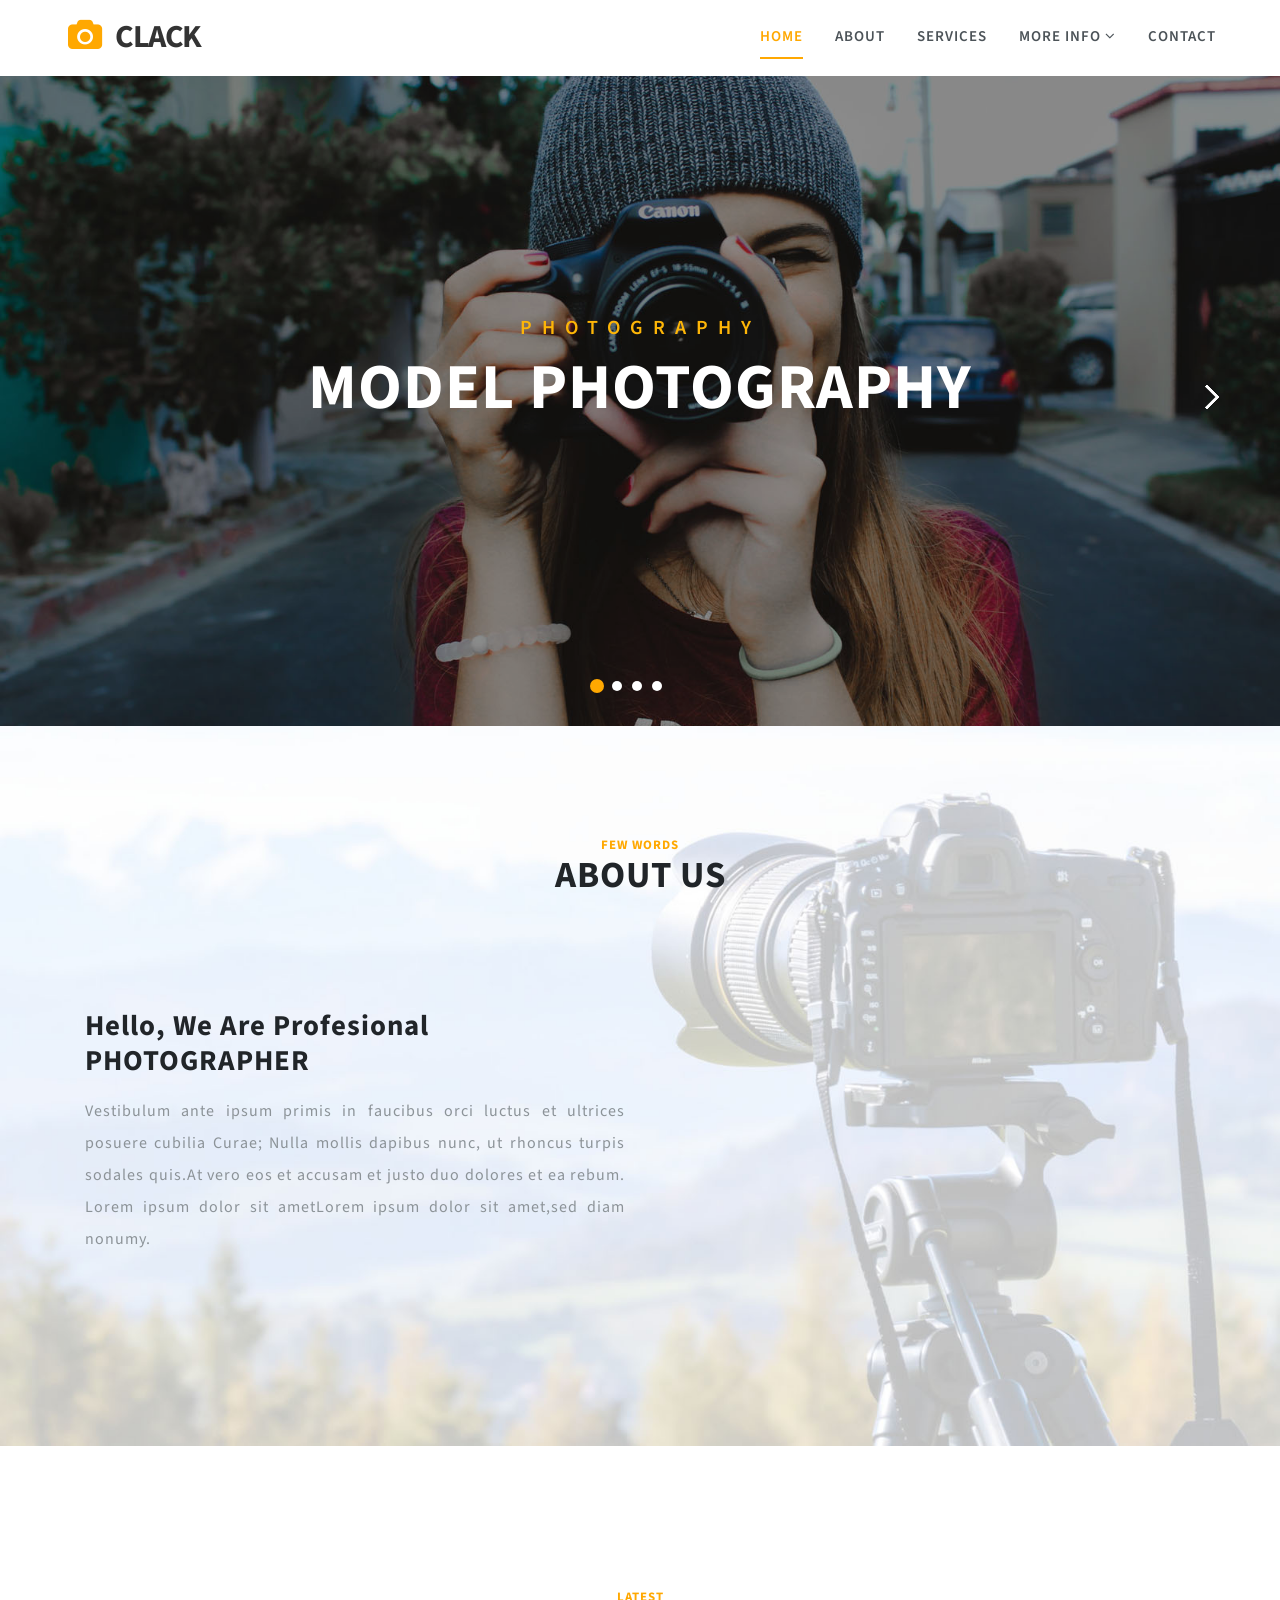
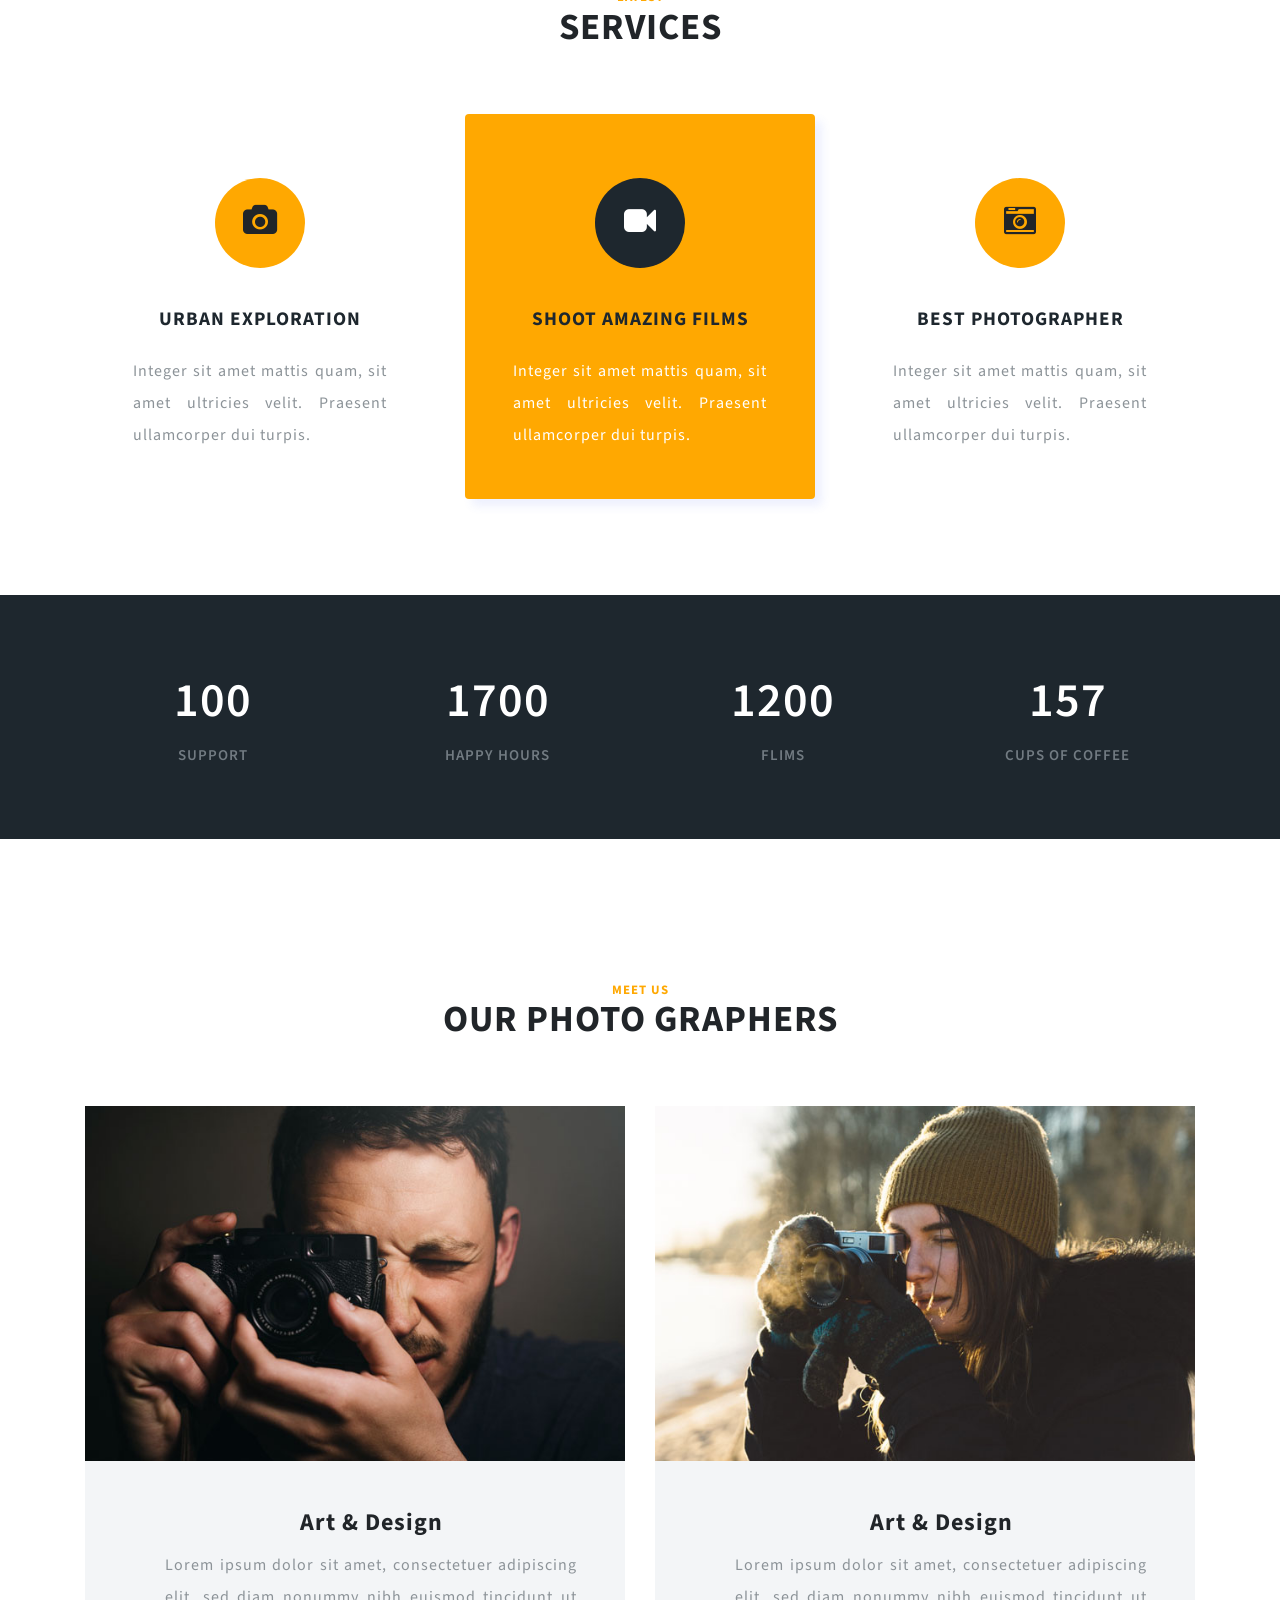
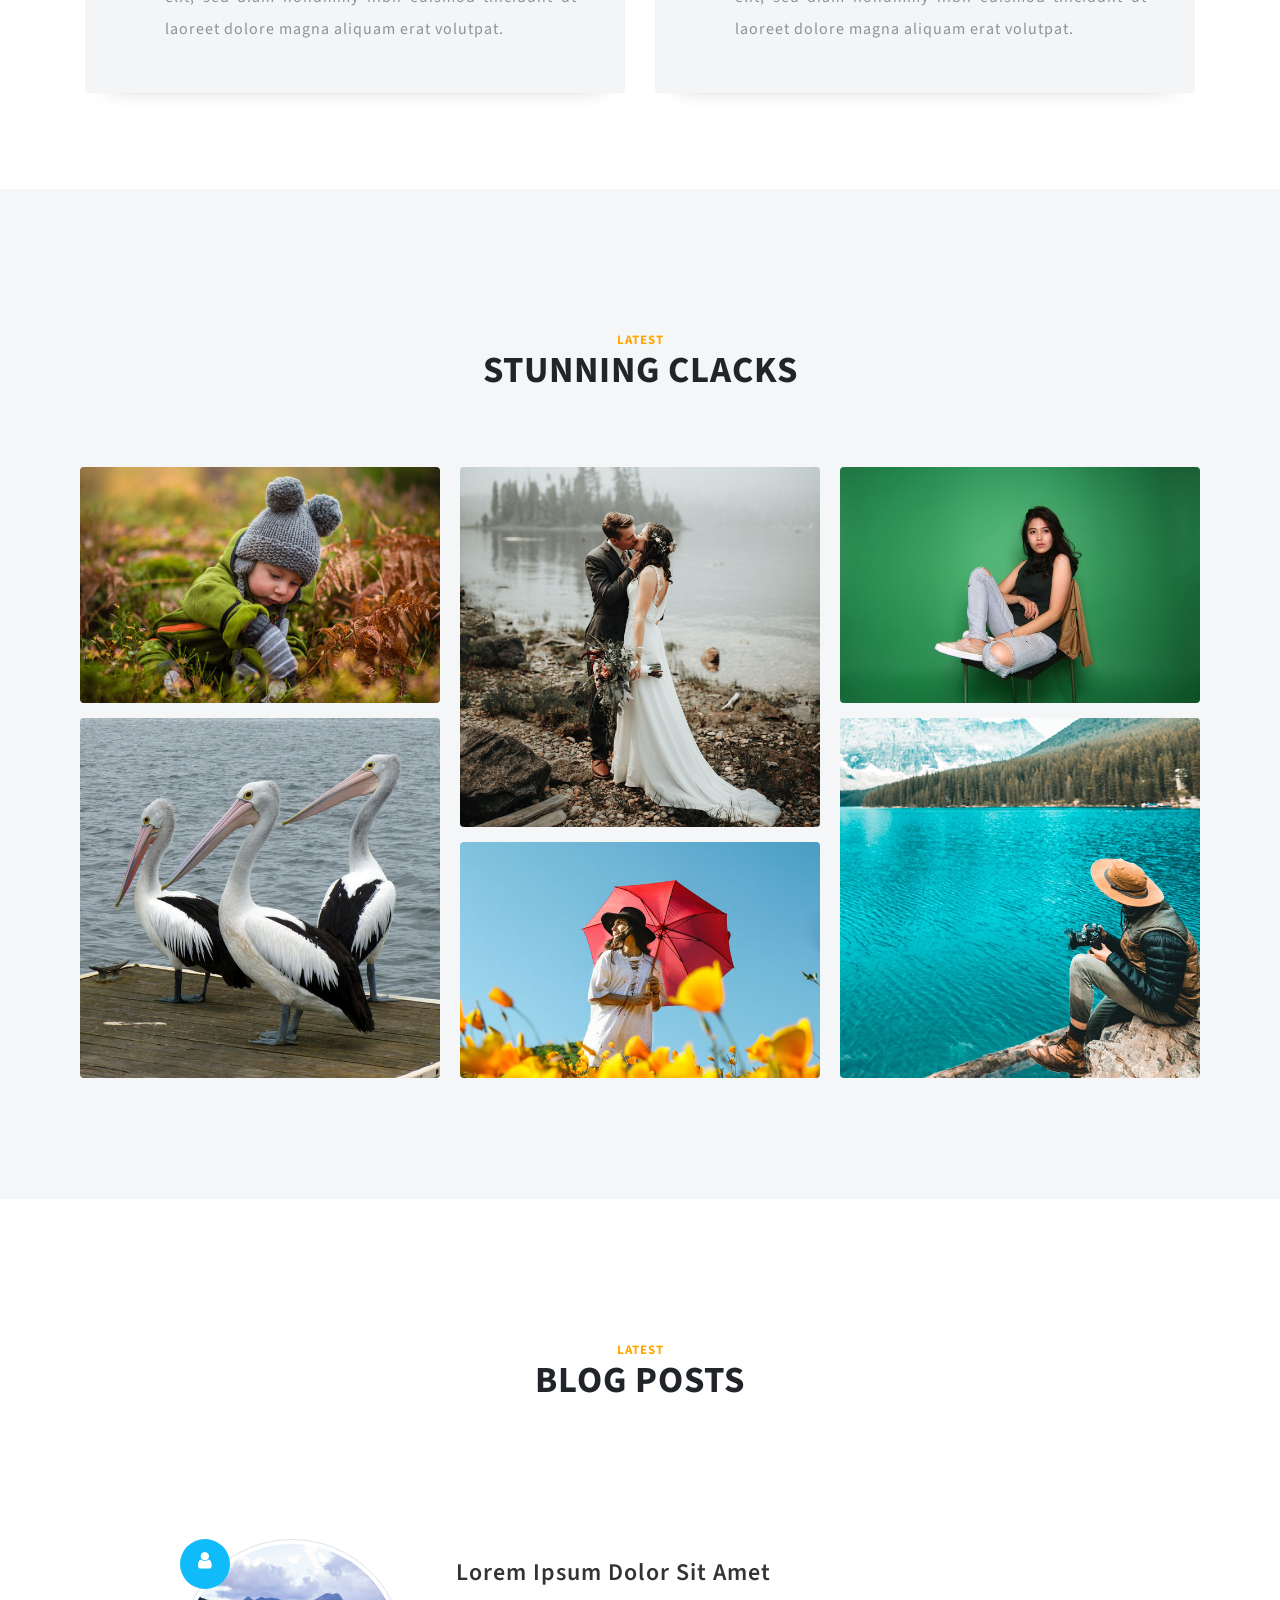
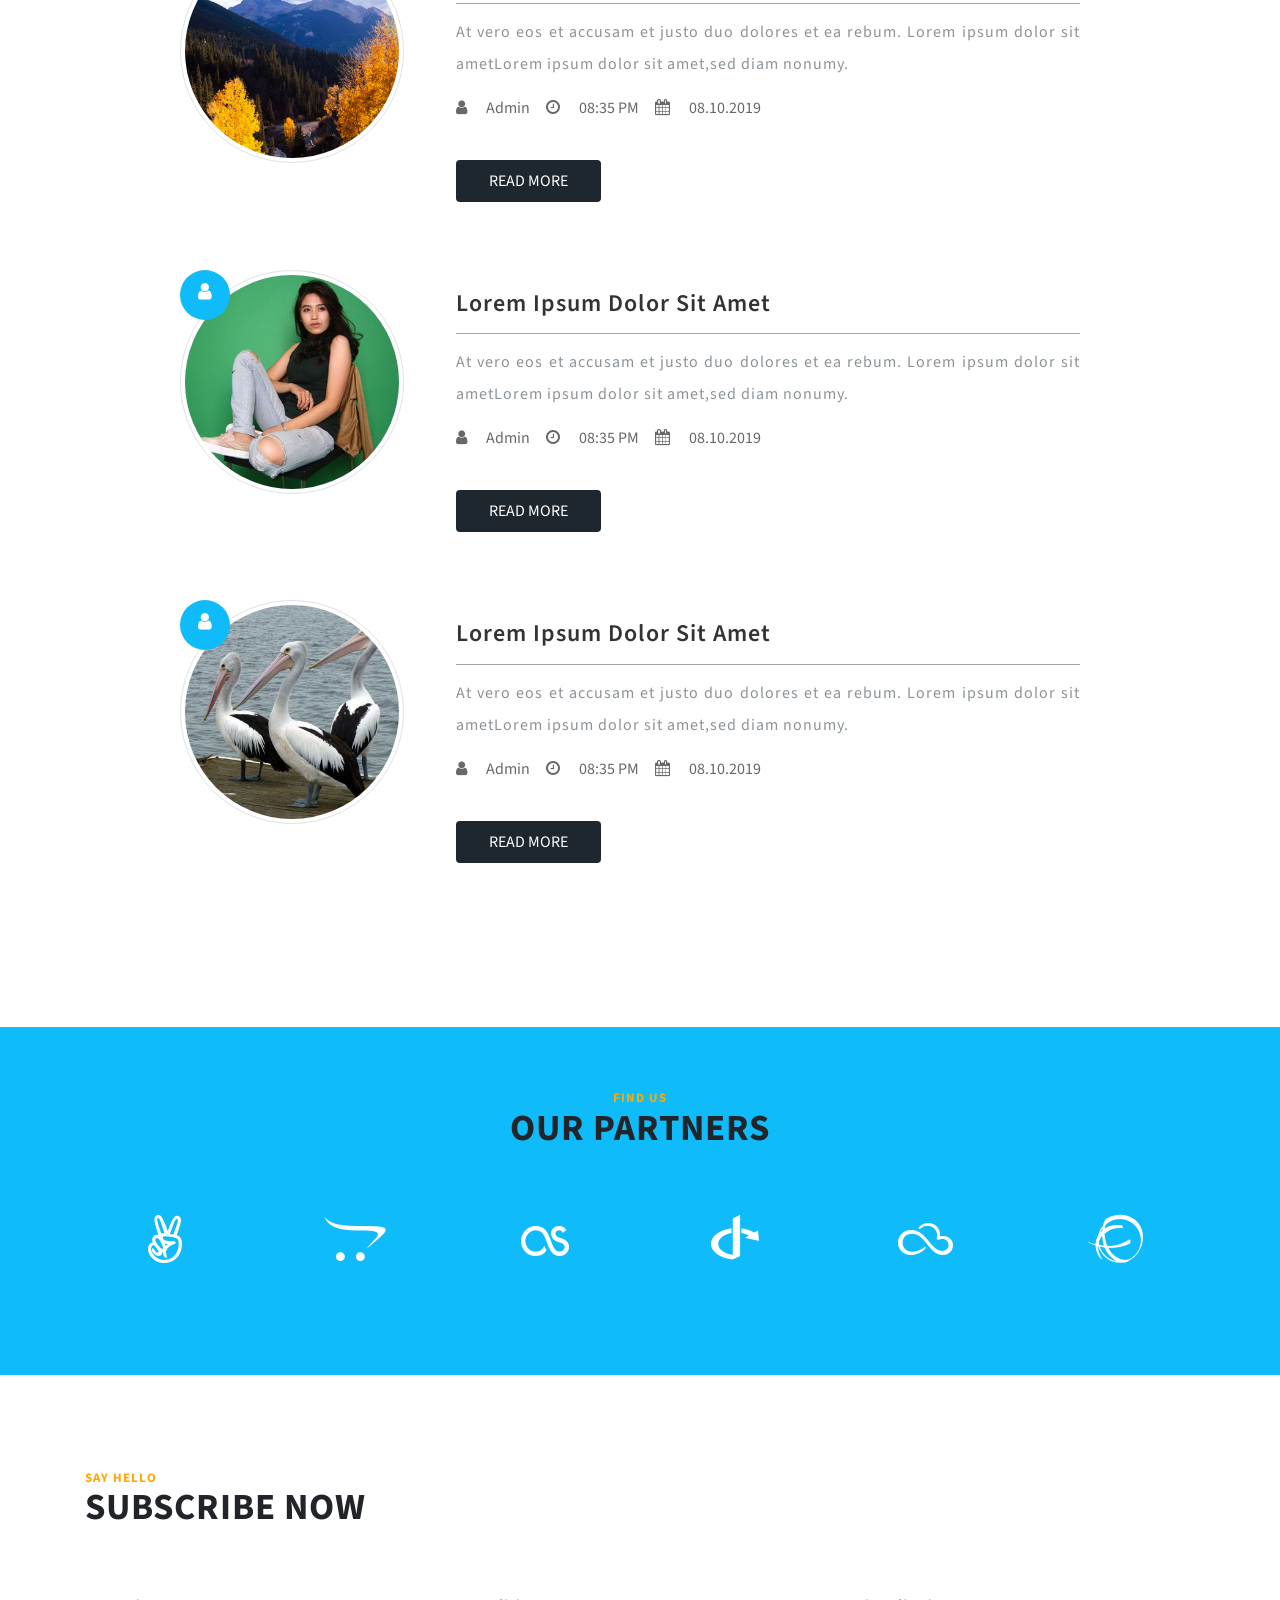
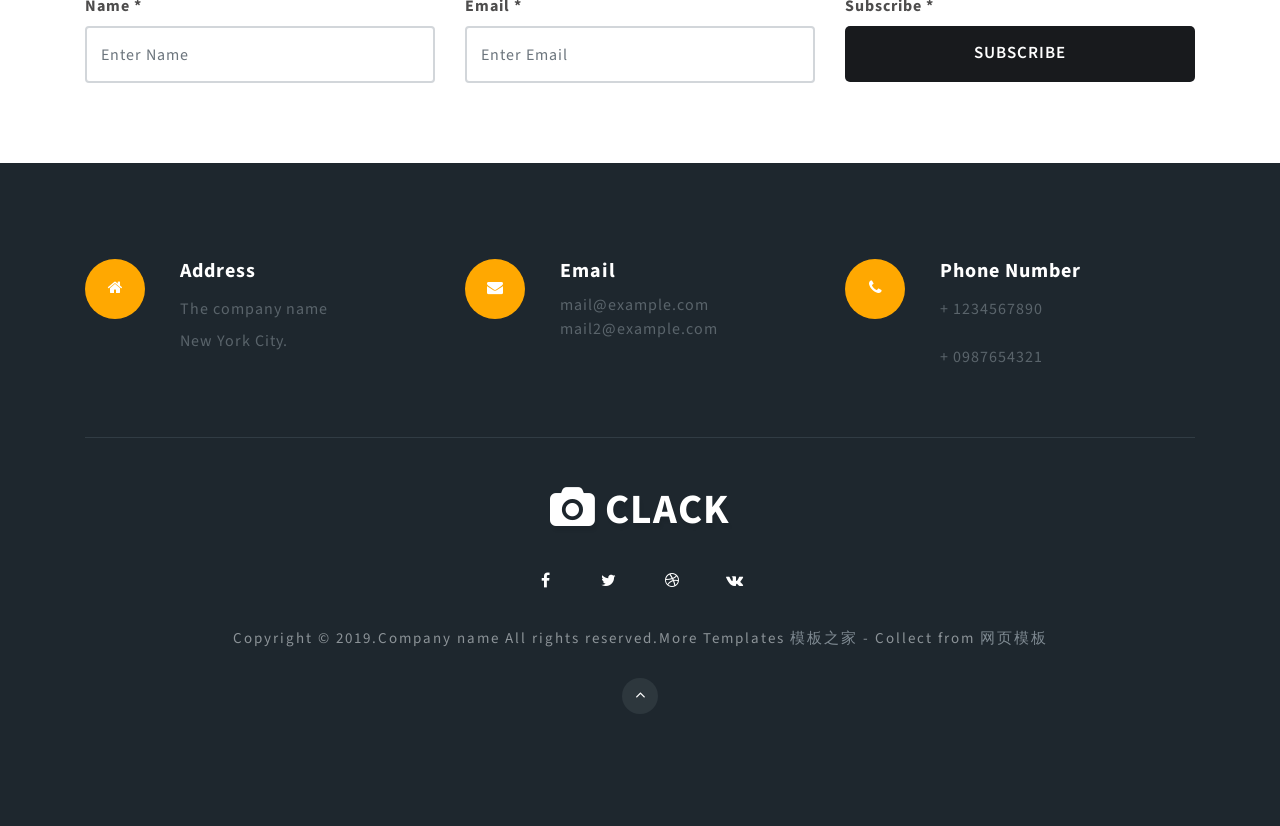
<file: src/main/resources/templates/index.html>
<!DOCTYPE html>
<html lang="zxx">

<head>
    <meta charset="UTF-8" />
    <title>Home</title>
    <!-- Meta tag Keywords -->
    <meta name="viewport" content="width=device-width, initial-scale=1">
    <meta charset="UTF-8" />
    <meta name="keywords" content="" />
    <script>
        addEventListener("load", function() {
            setTimeout(hideURLbar, 0);
        }, false);

        function hideURLbar() {
            window.scrollTo(0, 1);
        }

    </script>
    <!-- //Meta tag Keywords -->
    <!-- Custom-Files -->
    <link rel="stylesheet" href="css/bootstrap.css">
    <!-- Bootstrap-Core-CSS -->
    <link rel="stylesheet" href="css/style.css" type="text/css" media="all" />
    <!-- Style-CSS -->
    <!-- font-awesome-icons -->
    <link href="css/font-awesome.css" rel="stylesheet">
    <!-- //font-awesome-icons -->
    <!-- /Fonts -->
    <link href="http://fonts.googleapis.com/css?family=Source+Sans+Pro:200,200i,300,300i,400,400i,600,600i,700,700i,900" rel="stylesheet">
    <!-- //Fonts -->

</head>

<body>
    <!-- mian-content -->
    <section class="main-content" id="home">
        <!-- /header -->
        <header>
            <div class="container-fluid px-lg-5 px-3">
                <!-- nav -->
                <nav class="py-2 d-lg-flex">
                    <div id="logo">
                        <h1><a class="navbar-brand logo" href="index.html">
                                <span class="fa fa-camera" aria-hidden="true"></span> Clack
                            </a></h1>
                    </div>

                    <label for="drop" class="toggle">Menu</label>
                    <input type="checkbox" id="drop" />
                    <ul class="menu ml-auto">
                        <li class="active"><a href="index.html">Home</a></li>
                        <li><a href="about.html">About</a></li>
                        <li><a href="services.html">Services</a></li>
                        <li>
                            <!-- First Tier Drop Down -->
                            <label for="drop-2" class="toggle">Dropdown <span class="fa fa-angle-down" aria-hidden="true"></span> </label>
                            <a href="#">More Info <span class="fa fa-angle-down" aria-hidden="true"></span></a>
                            <input type="checkbox" id="drop-2" />
                            <ul class="inner-ul">
                                <li><a href="#gallery">Gallery</a></li>
                                <li><a href="#stats">Statsts</a></li>
                                <li><a href="#partners">Partners</a></li>
                            </ul>
                        </li>
                        <li><a href="contact.html">Contact</a></li>
                    </ul>

                </nav>
                <!-- //nav -->
            </div>
        </header>
        <!-- //header -->

        <div class="csslider infinity" id="slider1">
            <input type="radio" name="slides" checked="checked" id="slides_1" />
            <input type="radio" name="slides" id="slides_2" />
            <input type="radio" name="slides" id="slides_3" />
            <input type="radio" name="slides" id="slides_4" />
            <ul>
                <li>
                    <div id="bg">
                        <div class="banner-info-wthree">
                            <div class="container">
                                <h6>PHOTOGRAPHY</h6>

                                <h3>Model Photography</h3>
                            </div>
                        </div>
                    </div>
                </li>
                <li>
                    <div id="bg1">
                        <div class="banner-info-wthree">
                            <div class="container">
                                <h6>PHOTOGRAPHY</h6>
                                <h3> Art of the Camera</h3>
                            </div>
                        </div>
                    </div>
                </li>
                <li>
                    <div id="bg2">
                        <div class="banner-info-wthree">
                            <div class="container">
                                <h6>PHOTOGRAPHY</h6>
                                <h3>Model Photography</h3>

                            </div>
                        </div>
                    </div>
                </li>
                <li>
                    <div id="bg3">
                        <div class="banner-info-wthree">
                            <div class="container">
                                <h6>PHOTOGRAPHY</h6>
                                <h3> Art of the Camera</h3>
                            </div>
                        </div>
                    </div>
                </li>

            </ul>
            <div class="arrows">
                <label for="slides_1"></label>
                <label for="slides_2"></label>
                <label for="slides_3"></label>
                <label for="slides_4"></label>
            </div>
            <div class="navigation">
                <div>
                    <label for="slides_1"></label>
                    <label for="slides_2"></label>
                    <label for="slides_3"></label>
                    <label for="slides_4"></label>
                </div>
            </div>
        </div>

        <!-- //banner -->

    </section>
    <div class="tlinks">Collect from <a href="http://www.cssmoban.com/"  title="网站模板">网站模板</a></div>
    <!--// mian-content -->
    <!--/ about -->
    <section class="about py-5" id="about">
        <div class="container py-3">
            <div class="header py-lg-5 py-3 text-center">
                <h3 class="tittle mb-lg-3 mb-3"><span class="sub-tittle">Few words</span> About Us</h3>
            </div>
            <div class="row about-grids mt-lg-5">
                <div class="col-lg-6 ab-info">
                    <h3 class="mb-3">Hello, We Are Profesional PHOTOGRAPHER
                    </h3>
                    <p>Vestibulum ante ipsum primis in faucibus orci luctus et ultrices posuere cubilia Curae; Nulla mollis dapibus nunc, ut rhoncus turpis sodales quis.At vero eos et accusam et justo duo dolores et ea rebum. Lorem ipsum dolor sit ametLorem ipsum dolor sit amet,sed diam nonumy.

                    </p>

                </div>
                <div class="col-lg-6 ab-img">

                </div>

            </div>
        </div>
    </section>
    <!--// about -->
    <!--/services -->
    <section class="blog_hcls_w3layouts py-lg-5 py-md-4" id="services">
        <div class="container py-sm-5 py-4">
            <div class="header py-lg-5 py-3 text-center">
                <h3 class="tittle mb-lg-3 mb-3"><span class="sub-tittle">Latest</span> Services</h3>
            </div>
            <div class="feature-grids row text-center">
                <div class="col-lg-4">
                    <div class="bottom-gd p-lg-5 p-3">
                        <span class="fa fa-camera" aria-hidden="true"></span>
                        <h3 class="my-4">Urban Exploration</h3>
                        <p>Integer sit amet mattis quam, sit amet ultricies velit. Praesent ullamcorper dui turpis.</p>
                    </div>
                </div>
                <div class="col-lg-4">
                    <div class="bottom-gd2-active p-lg-5 p-3">
                        <span class="fa fa-video-camera" aria-hidden="true"></span>
                        <h3 class="my-4"> Shoot Amazing Films</h3>
                        <p>Integer sit amet mattis quam, sit amet ultricies velit. Praesent ullamcorper dui turpis.</p>
                    </div>
                </div>
                <div class="col-lg-4">
                    <div class="bottom-gd p-lg-5 p-3">
                        <span class="fa fa-camera-retro" aria-hidden="true"></span>
                        <h3 class="my-4">Best Photographer</h3>
                        <p>Integer sit amet mattis quam, sit amet ultricies velit. Praesent ullamcorper dui turpis.</p>
                    </div>
                </div>

            </div>


        </div>
    </section>
    <!--// services -->
    <!--/counter-->
    <section class="stats py-lg-5 py-4" id="stats">
        <div class="container">
            <div class="row text-center">
                <div class="col-md counter-gd-w3ls">
                    <div class="counter">
                        <h3 class="timer count-title count-number">100</h3>
                        <p class="count-text">Support</p>
                    </div>
                </div>
                <div class="col-md counter-gd-w3ls">
                    <div class="counter">
                        <h3 class="timer count-title count-number">1700</h3>
                        <p class="count-text">Happy Hours</p>
                    </div>
                </div>
                <div class="col-md counter-gd-w3ls">
                    <div class="counter">
                        <h3 class="timer count-title count-number">1200</h3>
                        <p class="count-text">Flims</p>
                    </div>
                </div>
                <div class="col-md counter-gd-w3ls">
                    <div class="counter">
                        <h3 class="timer count-title count-number">157</h3>
                        <p class="count-text">Cups of Coffee</p>
                    </div>
                </div>
            </div>
        </div>
    </section>
    <!--//counter-->

    <!--/team -->
    <section class="blog_hcls_w3layouts py-lg-5 py-5" id="team">
        <div class="container py-sm-5 py-4">
            <div class="header py-lg-5 py-3 text-center">
                <h3 class="tittle mb-lg-3 mb-3"><span class="sub-tittle">Meet Us</span> Our Photo graphers</h3>
            </div>
            <div class="feature-grids row text-center">
                <div class="col-lg-6 photo-gd">
                    <div class="thumbnail card">
                        <div class="img-event">
                            <img class="list-group-image img-fluid" src="images/team1.jpg" alt="">
                        </div>
                        <div class="caption card-body p-lg-5 p-3">
                            <h4 class="group card-title inner list-group-item-heading">
                                Art &amp; Design</h4>
                            <p class="list-group-item-text">
                                Lorem ipsum dolor sit amet, consectetuer adipiscing elit, sed diam nonummy nibh euismod tincidunt ut laoreet dolore magna aliquam erat volutpat.</p>

                        </div>
                    </div>
                </div>
                <div class="col-lg-6 photo-gd">
                    <div class="thumbnail card">
                        <div class="img-event">
                            <img class="list-group-image img-fluid" src="images/team2.jpg" alt="">
                        </div>
                        <div class="caption card-body p-lg-5 p-3">
                            <h4 class="group card-title inner list-group-item-heading">
                                Art &amp; Design</h4>
                            <p class="list-group-item-text">
                                Lorem ipsum dolor sit amet, consectetuer adipiscing elit, sed diam nonummy nibh euismod tincidunt ut laoreet dolore magna aliquam erat volutpat.</p>

                        </div>
                    </div>
                </div>

            </div>


        </div>
    </section>
    <!--// services -->
    <!-- Gallery -->
    <section class="gallery py-5" id="gallery">
        <div class="container py-lg-5 py-3">
            <div class="header py-lg-5 py-3 text-center">
                <h3 class="tittle mb-lg-3 mb-3"><span class="sub-tittle">Latest</span> Stunning Clacks</h3>
            </div>
            <div class="row news-grids text-center">
                <div class="col-md-4 gal-img">
                    <a href="#gal1"><img src="images/1.jpg" alt="news image" class="img-fluid"></a>
                    <a href="#gal2"><img src="images/2.jpg" alt="news image" class="img-fluid"></a>

                </div>

                <div class="col-md-4 gal-img">
                    <a href="#gal3"><img src="images/3.jpg" alt="news image" class="img-fluid"></a>

                    <a href="#gal4"><img src="images/4.jpg" alt="news image" class="img-fluid"></a>
                </div>

                <div class="col-md-4 gal-img">
                    <a href="#gal5"><img src="images/5.jpg" alt="news image" class="img-fluid"></a>
                    <a href="#gal6"><img src="images/6.jpg" alt="news image" class="img-fluid"></a>
                </div>
            </div>
        </div>
        <!-- popup-->
        <div id="gal1" class="pop-overlay animate">
            <div class="popup">
                <img src="images/1.jpg" alt="Popup Image" class="img-fluid" />
                <p class="mt-4">Nulla viverra pharetra se, eget pulvinar neque pharetra ac int. placerat placerat dolor.</p>
                <a class="close" href="#gallery">&times;</a>
            </div>
        </div>
        <!-- //popup -->

        <!-- popup-->
        <div id="gal2" class="pop-overlay animate">
            <div class="popup">
                <img src="images/2.jpg" alt="Popup Image" class="img-fluid" />
                <p class="mt-4">Nulla viverra pharetra se, eget pulvinar neque pharetra ac int. placerat placerat dolor.</p>
                <a class="close" href="#gallery">&times;</a>
            </div>
        </div>
        <!-- //popup -->
        <!-- popup-->
        <div id="gal3" class="pop-overlay animate">
            <div class="popup">
                <img src="images/3.jpg" alt="Popup Image" class="img-fluid" />
                <p class="mt-4">Nulla viverra pharetra se, eget pulvinar neque pharetra ac int. placerat placerat dolor.</p>
                <a class="close" href="#gallery">&times;</a>
            </div>
        </div>
        <!-- //popup3 -->
        <!-- popup-->
        <div id="gal4" class="pop-overlay animate">
            <div class="popup">
                <img src="images/4.jpg" alt="Popup Image" class="img-fluid" />
                <p class="mt-4">Nulla viverra pharetra se, eget pulvinar neque pharetra ac int. placerat placerat dolor.</p>
                <a class="close" href="#gallery">&times;</a>
            </div>
        </div>
        <!-- //popup -->
        <!-- popup-->
        <div id="gal5" class="pop-overlay animate">
            <div class="popup">
                <img src="images/5.jpg" alt="Popup Image" class="img-fluid" />
                <p class="mt-4">Nulla viverra pharetra se, eget pulvinar neque pharetra ac int. placerat placerat dolor.</p>
                <a class="close" href="#gallery">&times;</a>
            </div>
        </div>
        <!-- //popup -->
        <!-- popup-->
        <div id="gal6" class="pop-overlay animate">
            <div class="popup">
                <img src="images/6.jpg" alt="Popup Image" class="img-fluid" />
                <p class="mt-4">Nulla viverra pharetra se, eget pulvinar neque pharetra ac int. placerat placerat dolor.</p>
                <a class="close" href="#gallery">&times;</a>
            </div>
        </div>
        <!-- //popup -->
    </section>
    <!--// gallery -->
    <!-- blog -->
    <section class="blog_hcls_w3layouts py-lg-5 py-md-4" id="posts">
        <div class="container py-sm-5 py-4">
            <div class="header py-lg-5 py-3 text-center">
                <h3 class="tittle mb-lg-3 mb-3"><span class="sub-tittle">Latest</span> Blog Posts</h3>
            </div>
            <div class="row mt-4">
                <!-- blog grid -->
                <div class="col-lg-10  mt-lg-5 mt-4 mx-auto">
                    <div class="card flex-row">
                        <div class="card-header p-0 position-relative">
                            <a href="single.html">
                                <img class="card-img-bottom rounded-circle img-thumbnail" src="images/t3.jpg" alt="Card image cap">
                                <span class="fa fa-user post-icon bg-theme" aria-hidden="true"></span>

                            </a>
                        </div>
                        <div class="card-body">
                            <h5 class="blog-title card-title font-weight-bold">
                                <a href="single.html">Lorem Ipsum Dolor Sit Amet</a>
                            </h5>
                            <p>At vero eos et accusam et justo duo dolores et ea rebum. Lorem ipsum dolor sit ametLorem ipsum dolor sit amet,sed diam nonumy.</p>
                            <div class="blog-user-info d-flex my-3">
                                <label class=""> <span class="fa fa-user mr-3"></span> Admin</label>
                                <label class="mx-3"> <span class="fa fa-clock-o mr-3"></span> 08:35 PM</label>
                                <label class=""> <span class="fa fa-calendar mr-3"></span> 08.10.2019</label>
                            </div>
                            <a href="single.html" class="btn blog-btn h_care-bnr-btn">  
                                Read more
                           </a>
                        </div>
                    </div>
                </div>
                <!-- //blog grid -->
                <!-- blog grid -->
                <div class="col-lg-10  mt-lg-5 mt-4 mx-auto">
                    <div class="card flex-row">
                        <div class="card-header p-0 position-relative">
                            <a href="single.html">
                                <img class="card-img-bottom rounded-circle img-thumbnail" src="images/t1.jpg" alt="Card image cap">
                                <span class="fa fa-user post-icon bg-theme" aria-hidden="true"></span>

                            </a>
                        </div>
                        <div class="card-body">
                            <h5 class="blog-title card-title font-weight-bold">
                                <a href="single.htmll">Lorem Ipsum Dolor Sit Amet</a>
                            </h5>
                            <p>At vero eos et accusam et justo duo dolores et ea rebum. Lorem ipsum dolor sit ametLorem ipsum dolor sit amet,sed diam nonumy.</p>
                            <div class="blog-user-info d-flex my-3">
                                <label class=""> <span class="fa fa-user mr-3"></span> Admin</label>
                                <label class="mx-3"> <span class="fa fa-clock-o mr-3"></span> 08:35 PM</label>
                                <label class=""> <span class="fa fa-calendar mr-3"></span> 08.10.2019</label>
                            </div>
                            <a href="single.html" class="btn blog-btn h_care-bnr-btn">  
                                Read more
                           </a>
                        </div>
                    </div>
                </div>
                <!-- //blog grid -->
                <!-- blog grid -->
                <div class="col-lg-10 my-lg-5 my-4 mx-auto">
                    <div class="card flex-row">
                        <div class="card-header p-0 position-relative">
                            <a href="single.html">
                                <img class="card-img-bottom rounded-circle img-thumbnail" src="images/t2.jpg" alt="Card image cap">
                                <span class="fa fa-user post-icon bg-theme" aria-hidden="true"></span>
                            </a>
                        </div>
                        <div class="card-body">
                            <h5 class="blog-title card-title font-weight-bold">
                                <a href="single.html">Lorem Ipsum Dolor Sit Amet</a>
                            </h5>
                            <p>At vero eos et accusam et justo duo dolores et ea rebum. Lorem ipsum dolor sit ametLorem ipsum dolor sit amet,sed diam nonumy.</p>
                            <div class="blog-user-info d-flex my-3">
                                <label class=""> <span class="fa fa-user mr-3"></span> Admin</label>
                                <label class="mx-3">  <span class="fa fa-clock-o mr-3"></span> 08:35 PM</label>
                                <label class=""> <span class="fa fa-calendar mr-3"></span> 08.10.2019</label>
                            </div>
                            <a href="single.html" class="btn blog-btn h_care-bnr-btn">  
                                Read more
                           </a>
                        </div>
                    </div>
                </div>
                <!-- //blog grid -->
                <!-- pop-blog -->

                <!-- //pop-blog -->
            </div>
        </div>
    </section>
    <!-- //blog -->
    <!-- partners -->
    <section class="partners py-md-5 py-4" id="partners">
        <div class="container pb-xl-5">
            <div class="header pb-lg-5 py-3 text-center">
                <h3 class="tittle mb-lg-3 mb-3"><span class="sub-tittle">Find Us</span> Our Partners</h3>
            </div>
            <div class="row grid-part text-center pb-lg-3">
                <div class="col-sm-2 col-4">
                    <div class="parts-w3ls">
                        <a href="#"><span class="fa fa-angellist"></span></a>
                    </div>
                </div>
                <div class="col-sm-2 col-4">
                    <div class="parts-w3ls">
                        <a href="#"><span class="fa fa-opencart"></span></a>
                    </div>
                </div>
                <div class="col-sm-2 col-4">
                    <div class="parts-w3ls">
                        <a href="#"><span class="fa fa-lastfm"></span></a>
                    </div>
                </div>
                <div class="col-sm-2 col-4 mt-sm-0 mt-3">
                    <div class="parts-w3ls">
                        <a href="#"><span class="fa fa-openid"></span></a>
                    </div>
                </div>
                <div class="col-sm-2 col-4 mt-sm-0 mt-3">
                    <div class="parts-w3ls">
                        <a href="#"><span class="fa fa-skyatlas"></span></a>
                    </div>
                </div>
                <div class="col-sm-2 col-4 mt-sm-0 mt-3">
                    <div class="parts-w3ls">
                        <a href="#"><span class="fa fa-ravelry"></span></a>
                    </div>
                </div>
            </div>
        </div>
    </section>
    <!-- //partners -->

    <!-- contact -->
    <section class="contact py-5">
        <div class="container">
            <div class="header py-lg-5 py-3">
                <h3 class="tittle text-left mb-lg-3 mb-3"><span class="sub-tittle">Say Hello</span> SUBSCRIBE NOW</h3>
            </div>
            <div class="contact-form mx-auto text-left pb-3">
                <form id="contactform" method="post" action="#">
                    <div class="row">
                        <div class="col-lg-4 con-gd-w3layouts">
                            <div class="form-group">
                                <label>Name *</label>
                                <input type="text" class="form-control" id="name" placeholder="Enter Name" name="name">
                            </div>
                        </div>
                        <div class="col-lg-4 con-gd-w3layouts">
                            <div class="form-group">
                                <label>Email *</label>
                                <input type="email" class="form-control" id="name" placeholder="Enter Email" name="email">
                            </div>
                        </div>
                        <div class="col-lg-4 con-gd-w3layouts">
                            <div class="form-group">
                                <label>Subscribe *</label>
                                <button type="submit" class="btn btn-default">Subscribe</button>
                            </div>
                        </div>

                    </div>

                </form>
            </div>

        </div>

    </section>
    <!-- //contact -->

    <!-- footer -->
    <footer class="footer-content py-sm-5 py-4">
        <div class="container py-xl-5 py-lg-3">
            <div class="contact_grid_left">
                <ul class="list-unstyled row loaction-content">
                    <li class="col-lg-4 address-content-inf-w3ls">
                        <div class="row">
                            <div class="col-md-3 icon-left">
                                <span class="fa fa-home"></span>
                            </div>
                            <div class="col-md-9 icon-right">
                                <h6>Address</h6>
                                <p>The company name
                                    <br>New York City. </p>
                            </div>
                        </div>
                    </li>

                    <li class="col-lg-4 address-content-inf-w3ls">
                        <div class="row">
                            <div class="col-md-3 icon-left">
                                <span class="fa fa-envelope"></span>
                            </div>
                            <div class="col-md-9 icon-right">
                                <h6>Email</h6>
                                <a href="mailto:info@example.com">mail@example.com</a>
                                <br>
                                <a href="mailto:info@example.com">mail2@example.com</a>
                            </div>
                        </div>
                    </li>
                    <li class="col-lg-4 address-content-inf-w3ls">
                        <div class="row">
                            <div class="col-md-3 icon-left">
                                <span class="fa fa-phone"></span>
                            </div>
                            <div class="col-md-9 icon-right">
                                <h6>Phone Number</h6>
                                <p>+ 1234567890</p>
                                <p>+ 0987654321</p>
                            </div>
                        </div>
                    </li>
                </ul>

            </div>

            <div class="logo-2 text-center mt-4">
                <h2><a class="logo" href="index.html"><span class="fa fa-camera" aria-hidden="true"></span> Clack</a></h2>
            </div>
            <!-- social icons footer -->
            <div class="w3ls-footer text-center mt-4">
                <ul class="list-unstyled">
                    <li>
                        <a href="#">
							<span class="fa fa-facebook-f"></span>
						</a>
                    </li>
                    <li class="mx-1">
                        <a href="#">
							<span class="fa fa-twitter"></span>
						</a>
                    </li>
                    <li>
                        <a href="#">
							<span class="fa fa-dribbble"></span>
						</a>
                    </li>
                    <li class="ml-1">
                        <a href="#">
							<span class="fa fa-vk"></span>
						</a>
                    </li>
                </ul>
            </div>
            <!-- copyright -->
            <p class="copy-right-grids text-li text-center my-sm-4 my-4">Copyright &copy; 2019.Company name All rights reserved.More Templates <a href="http://www.cssmoban.com/" target="_blank" title="模板之家">模板之家</a> - Collect from <a href="http://www.cssmoban.com/" title="网页模板" target="_blank">网页模板</a>
            </p>
            <div class="top_move text-center">
                <a href="#home" class="move-top"><span class="fa fa-angle-up  mb-3" aria-hidden="true"></span></a>
            </div>
            <!-- //copyright -->
        </div>
    </footer>
    <!-- footer -->
</body>

</html>
</file>
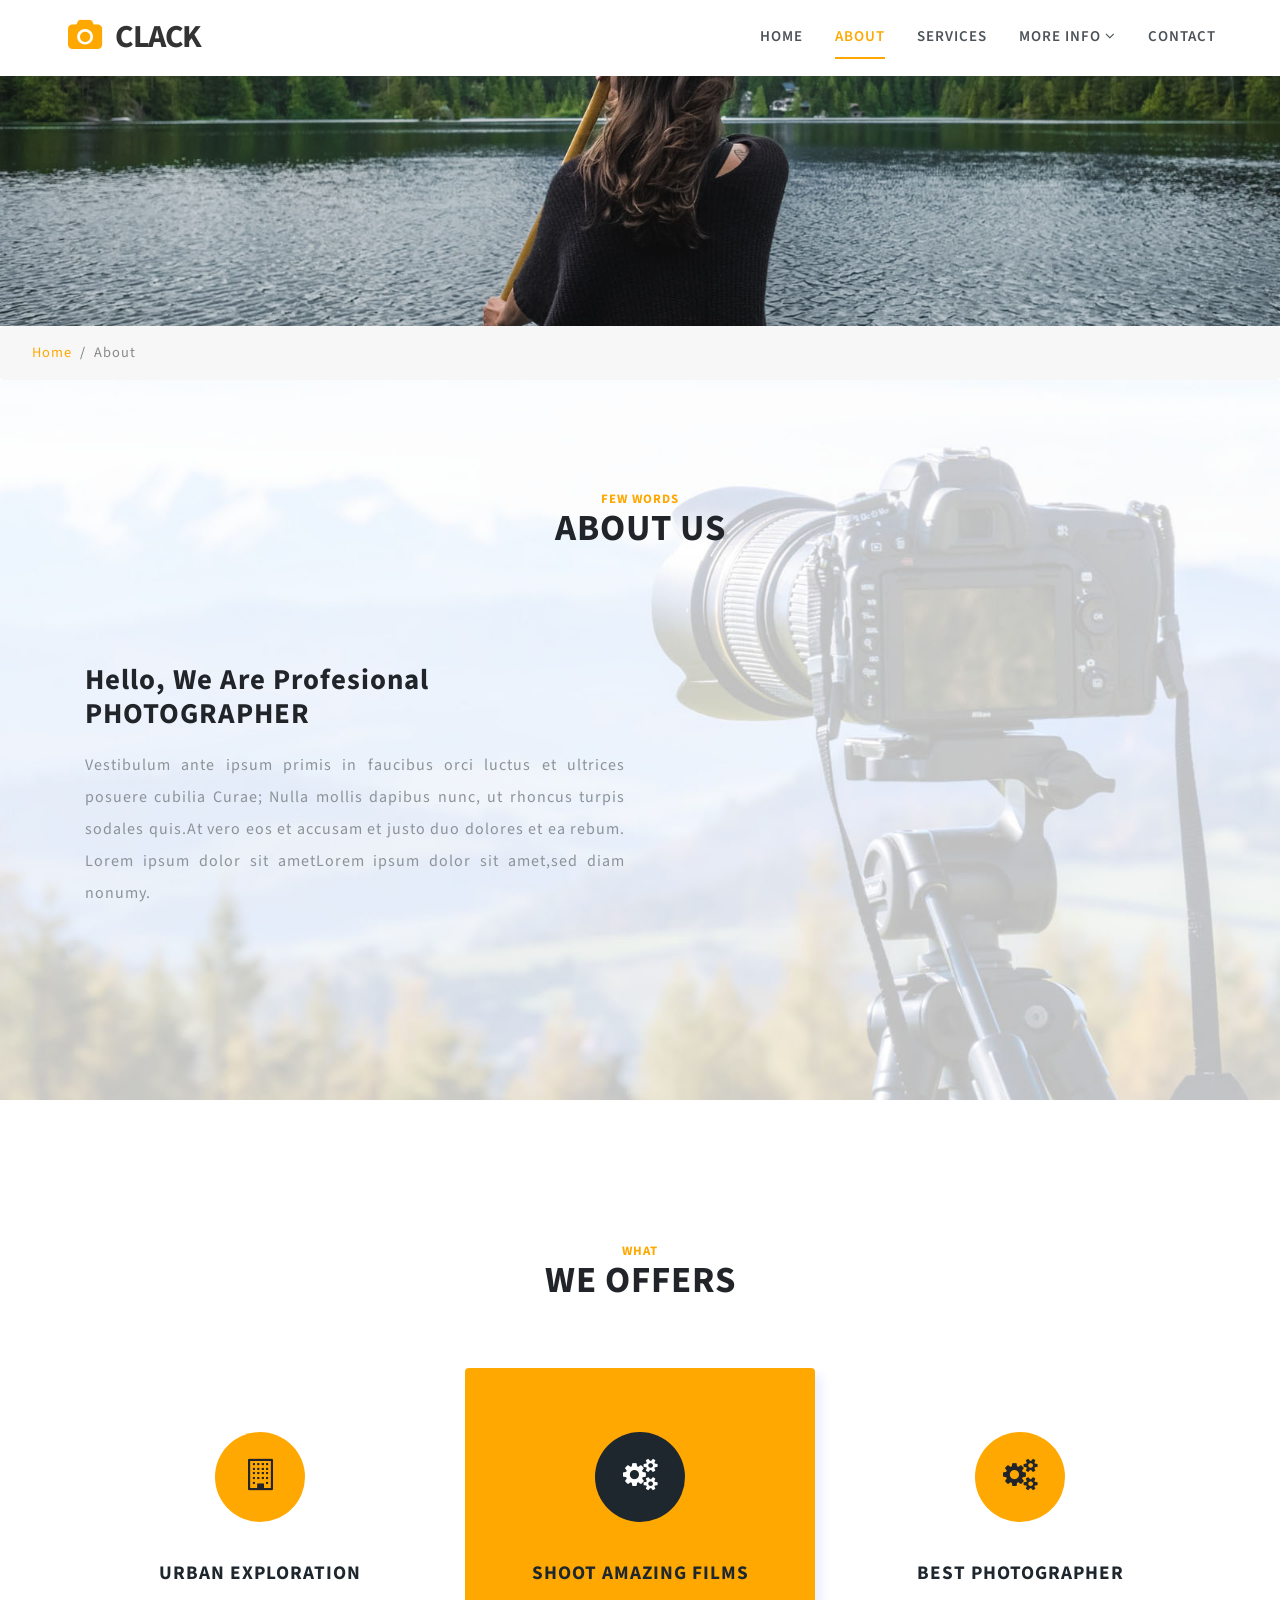
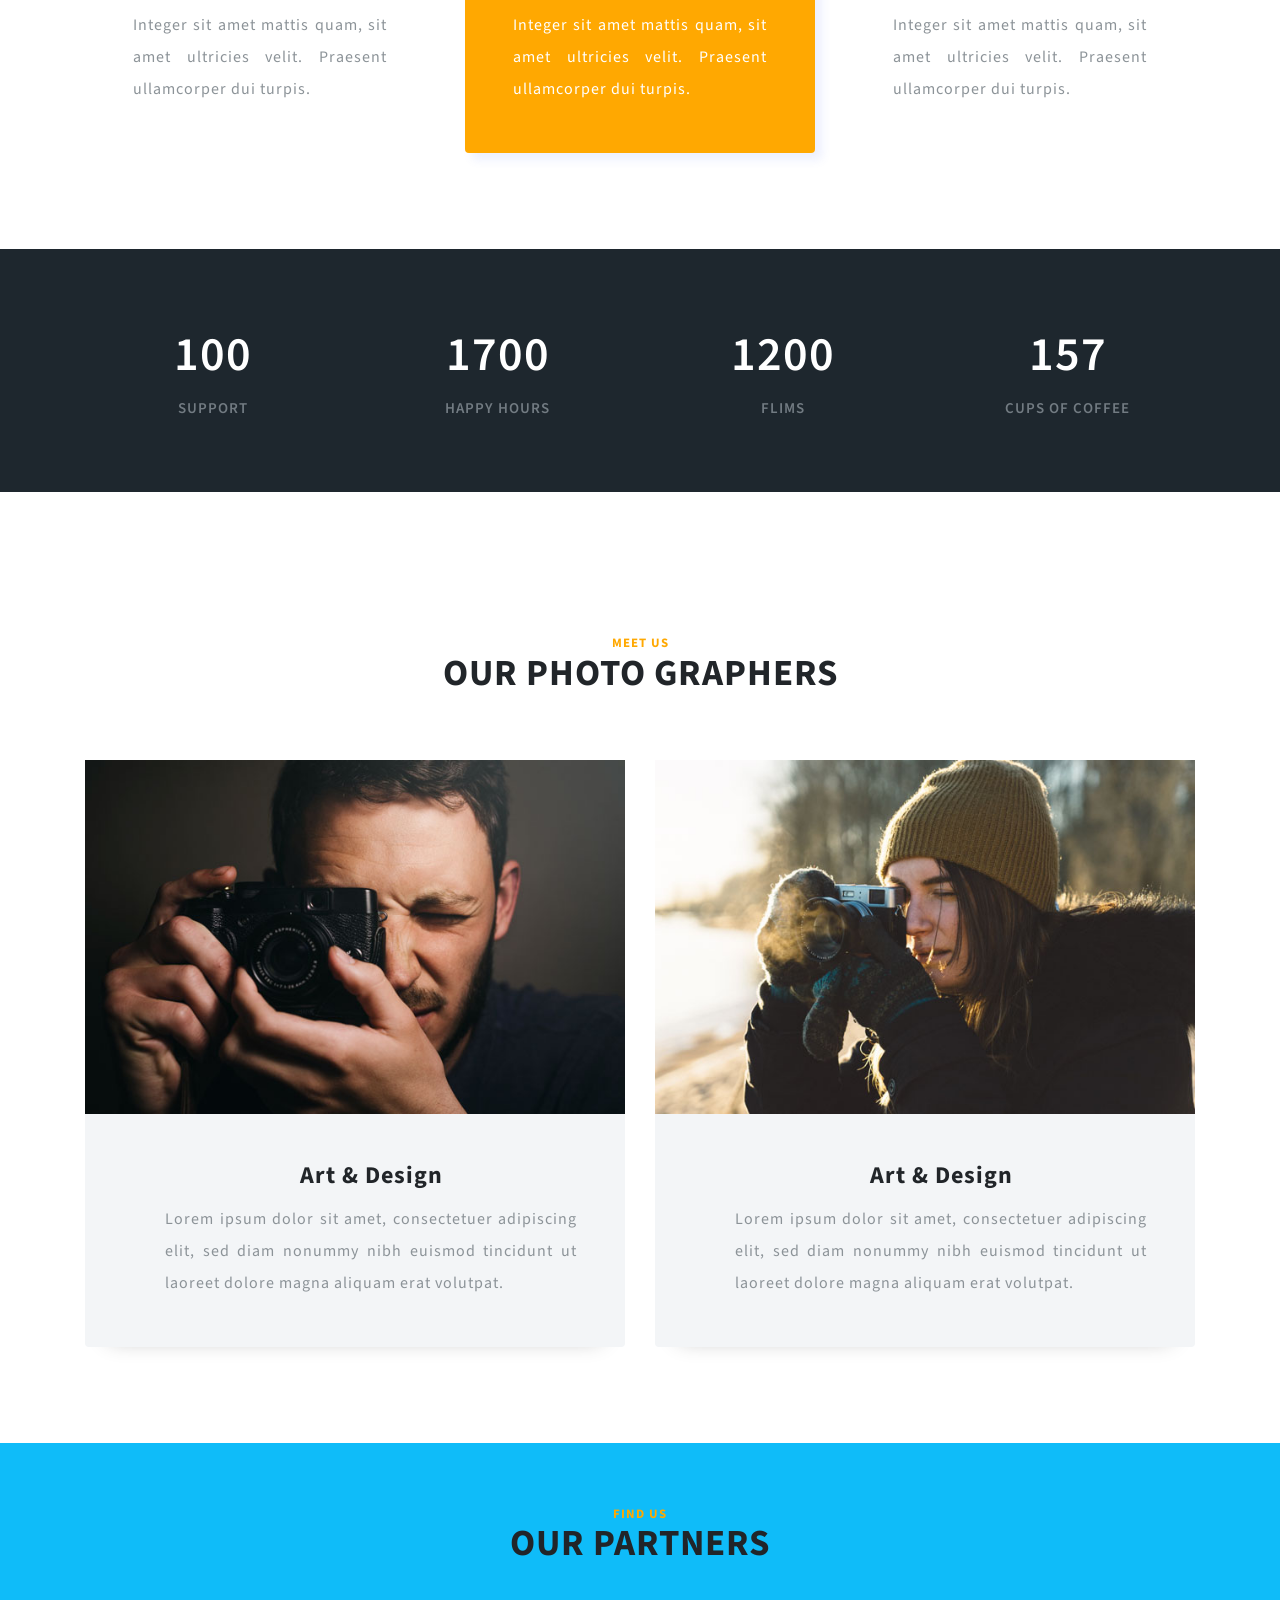
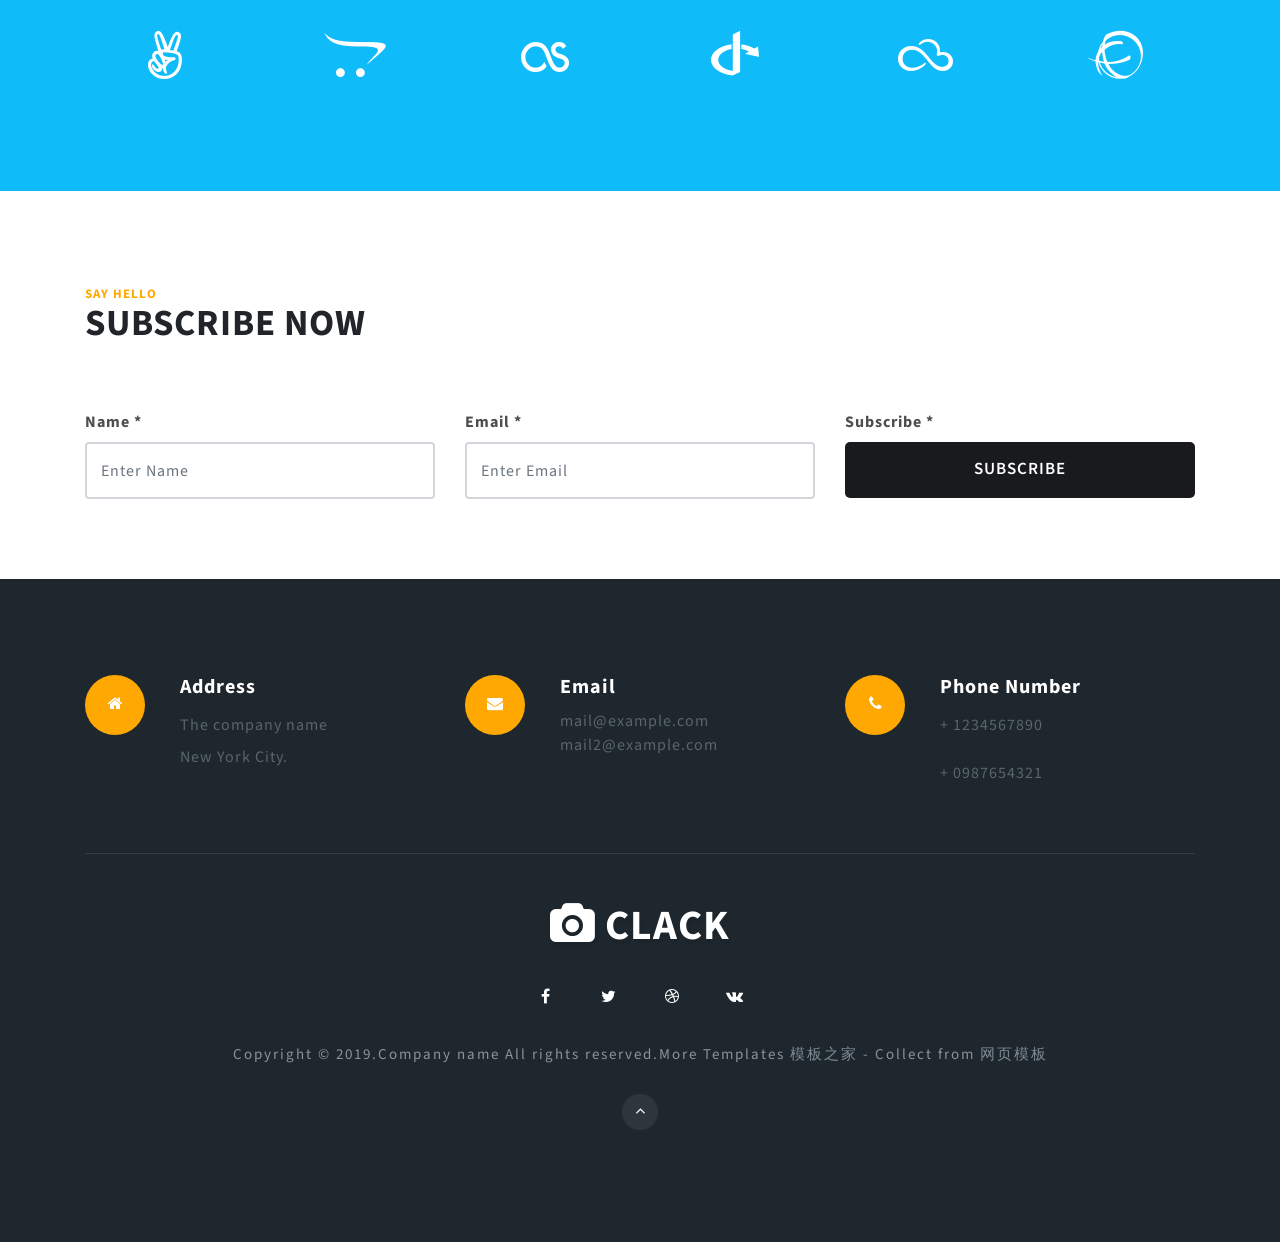
<file: src/main/resources/templates/about.html>
<!DOCTYPE html>
<html lang="zxx">

<head>
    <title>About</title>
    <!-- Meta tag Keywords -->
    <meta name="viewport" content="width=device-width, initial-scale=1">
    <meta charset="UTF-8" />
    <meta name="keywords" content="Clack Responsive web template, Bootstrap Web Templates, Flat Web Templates, Android Compatible web template, Smartphone Compatible web template, free webdesigns for Nokia, Samsung, LG, SonyEricsson, Motorola web design" />
    <script>
        addEventListener("load", function() {
            setTimeout(hideURLbar, 0);
        }, false);

        function hideURLbar() {
            window.scrollTo(0, 1);
        }

    </script>
    <!-- //Meta tag Keywords -->
    <!-- Custom-Files -->
    <link rel="stylesheet" href="css/bootstrap.css">
    <!-- Bootstrap-Core-CSS -->
    <link rel="stylesheet" href="css/style.css" type="text/css" media="all" />
    <!-- Style-CSS -->
    <!-- font-awesome-icons -->
    <link href="css/font-awesome.css" rel="stylesheet">
    <!-- //font-awesome-icons -->
    <!-- /Fonts -->
    <link href="http://fonts.googleapis.com/css?family=Source+Sans+Pro:200,200i,300,300i,400,400i,600,600i,700,700i,900" rel="stylesheet">
    <!-- //Fonts -->

</head>

<body>
    <!-- mian-content -->
    <section class="main-content" id="home">
        <!-- /header -->
        <header>
            <div class="container-fluid px-lg-5 px-3">
                <!-- nav -->
                <nav class="py-2 d-lg-flex">
                    <div id="logo">
                        <h1><a class="navbar-brand logo" href="index.html">
                                <span class="fa fa-camera" aria-hidden="true"></span> Clack
                            </a></h1>
                    </div>

                    <label for="drop" class="toggle">Menu</label>
                    <input type="checkbox" id="drop" />
                    <ul class="menu ml-auto">
                        <li><a href="index.html">Home</a></li>
                        <li class="active"><a href="about.html">About</a></li>
                        <li><a href="services.html">Services</a></li>
                        <li>
                            <!-- First Tier Drop Down -->
                            <label for="drop-2" class="toggle">Dropdown <span class="fa fa-angle-down" aria-hidden="true"></span> </label>
                            <a href="#">More Info <span class="fa fa-angle-down" aria-hidden="true"></span></a>
                            <input type="checkbox" id="drop-2" />
                            <ul class="inner-ul">
                                <li><a href="#gallery">Gallery</a></li>
                                <li><a href="#stats">Statsts</a></li>
                                <li><a href="#partners">Partners</a></li>
                            </ul>
                        </li>
                        <li><a href="contact.html">Contact</a></li>
                    </ul>

                </nav>
                <!-- //nav -->
            </div>
        </header>
        <!-- //header -->
        <!-- /banner-inner -->
        <div class="page-inner">

        </div>
        <!---->
        <ol class="breadcrumb">
            <li class="breadcrumb-item">
                <a href="index.html">Home</a>
            </li>
            <li class="breadcrumb-item active">About</li>
        </ol>
        <!-- //banner-inner -->

    </section>
    <!--// mian-content -->
    <!--/ about -->
    <section class="about py-5" id="about">
        <div class="container py-3">
            <div class="header py-lg-5 py-3 text-center">
                <h3 class="tittle mb-lg-3 mb-3"><span class="sub-tittle">Few words</span> About Us</h3>
            </div>
            <div class="row about-grids mt-lg-5">
                <div class="col-lg-6 ab-info">
                    <h3 class="mb-3">Hello, We Are Profesional PHOTOGRAPHER
                    </h3>
                    <p>Vestibulum ante ipsum primis in faucibus orci luctus et ultrices posuere cubilia Curae; Nulla mollis dapibus nunc, ut rhoncus turpis sodales quis.At vero eos et accusam et justo duo dolores et ea rebum. Lorem ipsum dolor sit ametLorem ipsum dolor sit amet,sed diam nonumy.

                    </p>

                </div>
                <div class="col-lg-6 ab-img">

                </div>

            </div>
        </div>
    </section>
    <!--// about -->
    <!--/services -->
    <section class="blog_hcls_w3layouts py-lg-5 py-md-4" id="services">
        <div class="container py-sm-5 py-4">
            <div class="header py-lg-5 py-3 text-center">
                <h3 class="tittle mb-lg-3 mb-3"><span class="sub-tittle">What</span> We Offers</h3>
            </div>
            <div class="feature-grids row text-center">
                <div class="col-lg-4">
                    <div class="bottom-gd p-lg-5 p-3">
                        <span class="fa fa-building-o" aria-hidden="true"></span>
                        <h3 class="my-4">Urban Exploration</h3>
                        <p>Integer sit amet mattis quam, sit amet ultricies velit. Praesent ullamcorper dui turpis.</p>
                    </div>
                </div>
                <div class="col-lg-4">
                    <div class="bottom-gd2-active p-lg-5 p-3">
                        <span class="fa fa-cogs" aria-hidden="true"></span>
                        <h3 class="my-4"> Shoot Amazing Films</h3>
                        <p>Integer sit amet mattis quam, sit amet ultricies velit. Praesent ullamcorper dui turpis.</p>
                    </div>
                </div>
                <div class="col-lg-4">
                    <div class="bottom-gd p-lg-5 p-3">
                        <span class="fa fa-cogs" aria-hidden="true"></span>
                        <h3 class="my-4">Best Photographer</h3>
                        <p>Integer sit amet mattis quam, sit amet ultricies velit. Praesent ullamcorper dui turpis.</p>
                    </div>
                </div>

            </div>


        </div>
    </section>
    <!--// services -->
    <!--/counter-->
    <section class="stats py-lg-5 py-4" id="stats">
        <div class="container">
            <div class="row text-center">
                <div class="col-md counter-gd-w3ls">
                    <div class="counter">
                        <h3 class="timer count-title count-number">100</h3>
                        <p class="count-text">Support</p>
                    </div>
                </div>
                <div class="col-md counter-gd-w3ls">
                    <div class="counter">
                        <h3 class="timer count-title count-number">1700</h3>
                        <p class="count-text">Happy Hours</p>
                    </div>
                </div>
                <div class="col-md counter-gd-w3ls">
                    <div class="counter">
                        <h3 class="timer count-title count-number">1200</h3>
                        <p class="count-text">Flims</p>
                    </div>
                </div>
                <div class="col-md counter-gd-w3ls">
                    <div class="counter">
                        <h3 class="timer count-title count-number">157</h3>
                        <p class="count-text">Cups of Coffee</p>
                    </div>
                </div>
            </div>
        </div>
    </section>
    <!--//counter-->


    <!--/team -->
    <section class="blog_hcls_w3layouts py-lg-5 py-5" id="team">
        <div class="container py-sm-5 py-4">
            <div class="header py-lg-5 py-3 text-center">
                <h3 class="tittle mb-lg-3 mb-3"><span class="sub-tittle">Meet Us</span> Our Photo graphers</h3>
            </div>
            <div class="feature-grids row text-center">
                <div class="col-lg-6">
                    <div class="thumbnail card">
                        <div class="img-event">
                            <img class="list-group-image img-fluid" src="images/team1.jpg" alt="">
                        </div>
                        <div class="caption card-body p-lg-5 p-3">
                            <h4 class="group card-title inner list-group-item-heading">
                                Art &amp; Design</h4>
                            <p class="list-group-item-text">
                                Lorem ipsum dolor sit amet, consectetuer adipiscing elit, sed diam nonummy nibh euismod tincidunt ut laoreet dolore magna aliquam erat volutpat.</p>

                        </div>
                    </div>
                </div>
                <div class="col-lg-6">
                    <div class="thumbnail card">
                        <div class="img-event">
                            <img class="list-group-image img-fluid" src="images/team2.jpg" alt="">
                        </div>
                        <div class="caption card-body p-lg-5 p-3">
                            <h4 class="group card-title inner list-group-item-heading">
                                Art &amp; Design</h4>
                            <p class="list-group-item-text">
                                Lorem ipsum dolor sit amet, consectetuer adipiscing elit, sed diam nonummy nibh euismod tincidunt ut laoreet dolore magna aliquam erat volutpat.</p>

                        </div>
                    </div>
                </div>

            </div>


        </div>
    </section>
    <!--// services -->
    <!-- partners -->
    <section class="partners py-md-5 py-4" id="partners">
        <div class="container pb-xl-5">
            <div class="header pb-lg-5 py-3 text-center">
                <h3 class="tittle mb-lg-3 mb-3"><span class="sub-tittle">Find Us</span> Our Partners</h3>
            </div>
            <div class="row grid-part text-center pb-lg-3">
                <div class="col-sm-2 col-4">
                    <div class="parts-w3ls">
                        <a href="#"><span class="fa fa-angellist"></span></a>
                    </div>
                </div>
                <div class="col-sm-2 col-4">
                    <div class="parts-w3ls">
                        <a href="#"><span class="fa fa-opencart"></span></a>
                    </div>
                </div>
                <div class="col-sm-2 col-4">
                    <div class="parts-w3ls">
                        <a href="#"><span class="fa fa-lastfm"></span></a>
                    </div>
                </div>
                <div class="col-sm-2 col-4 mt-sm-0 mt-3">
                    <div class="parts-w3ls">
                        <a href="#"><span class="fa fa-openid"></span></a>
                    </div>
                </div>
                <div class="col-sm-2 col-4 mt-sm-0 mt-3">
                    <div class="parts-w3ls">
                        <a href="#"><span class="fa fa-skyatlas"></span></a>
                    </div>
                </div>
                <div class="col-sm-2 col-4 mt-sm-0 mt-3">
                    <div class="parts-w3ls">
                        <a href="#"><span class="fa fa-ravelry"></span></a>
                    </div>
                </div>
            </div>
        </div>
    </section>
    <!-- //partners -->

    <!-- contact -->
    <section class="contact py-5">
        <div class="container">
            <div class="header py-lg-5 py-3">
                <h3 class="tittle text-left mb-lg-3 mb-3"><span class="sub-tittle">Say Hello</span> SUBSCRIBE NOW</h3>
            </div>
            <div class="contact-form mx-auto text-left pb-3">
                <form id="contactform" method="post" action="#">
                    <div class="row">
                        <div class="col-lg-4 con-gd-w3layouts">
                            <div class="form-group">
                                <label>Name *</label>
                                <input type="text" class="form-control" id="name" placeholder="Enter Name" name="name">
                            </div>
                        </div>
                        <div class="col-lg-4 con-gd-w3layouts">
                            <div class="form-group">
                                <label>Email *</label>
                                <input type="email" class="form-control" id="name" placeholder="Enter Email" name="email">
                            </div>
                        </div>
                        <div class="col-lg-4 con-gd-w3layouts">
                            <div class="form-group">
                                <label>Subscribe *</label>
                                <button type="submit" class="btn btn-default">Subscribe</button>
                            </div>
                        </div>

                    </div>

                </form>
            </div>

        </div>

    </section>
    <!-- //contact -->

    <!-- footer -->
    <footer class="footer-content py-sm-5 py-4">
        <div class="container py-xl-5 py-lg-3">
            <div class="contact_grid_left">
                <ul class="list-unstyled row loaction-content">
                    <li class="col-lg-4 address-content-inf-w3ls">
                        <div class="row">
                            <div class="col-md-3 icon-left">
                                <span class="fa fa-home"></span>
                            </div>
                            <div class="col-md-9 icon-right">
                                <h6>Address</h6>
                                <p>The company name
                                    <br>New York City. </p>
                            </div>
                        </div>
                    </li>

                    <li class="col-lg-4 address-content-inf-w3ls">
                        <div class="row">
                            <div class="col-md-3 icon-left">
                                <span class="fa fa-envelope"></span>
                            </div>
                            <div class="col-md-9 icon-right">
                                <h6>Email</h6>
                                <a href="mailto:info@example.com">mail@example.com</a>
                                <br>
                                <a href="mailto:info@example.com">mail2@example.com</a>
                            </div>
                        </div>
                    </li>
                    <li class="col-lg-4 address-content-inf-w3ls">
                        <div class="row">
                            <div class="col-md-3 icon-left">
                                <span class="fa fa-phone"></span>
                            </div>
                            <div class="col-md-9 icon-right">
                                <h6>Phone Number</h6>
                                <p>+ 1234567890</p>
                                <p>+ 0987654321</p>
                            </div>
                        </div>
                    </li>
                </ul>

            </div>

            <div class="logo-2 text-center mt-4">
                <h2><a class="logo" href="index.html"><span class="fa fa-camera" aria-hidden="true"></span> Clack</a></h2>
            </div>
            <!-- social icons footer -->
            <div class="w3ls-footer text-center mt-4">
                <ul class="list-unstyled">
                    <li>
                        <a href="#">
							<span class="fa fa-facebook-f"></span>
						</a>
                    </li>
                    <li class="mx-1">
                        <a href="#">
							<span class="fa fa-twitter"></span>
						</a>
                    </li>
                    <li>
                        <a href="#">
							<span class="fa fa-dribbble"></span>
						</a>
                    </li>
                    <li class="ml-1">
                        <a href="#">
							<span class="fa fa-vk"></span>
						</a>
                    </li>
                </ul>
            </div>
            <!-- copyright -->
            <p class="copy-right-grids text-li text-center my-sm-4 my-4">Copyright &copy; 2019.Company name All rights reserved.More Templates <a href="http://www.cssmoban.com/" target="_blank" title="模板之家">模板之家</a> - Collect from <a href="http://www.cssmoban.com/" title="网页模板" target="_blank">网页模板</a>
            </p>
            <div class="top_move text-center">
                <a href="#home" class="move-top"><span class="fa fa-angle-up  mb-3" aria-hidden="true"></span></a>
            </div>
            <!-- //copyright -->
        </div>
    </footer>
    <!-- footer -->

</body>

</html>
</file>
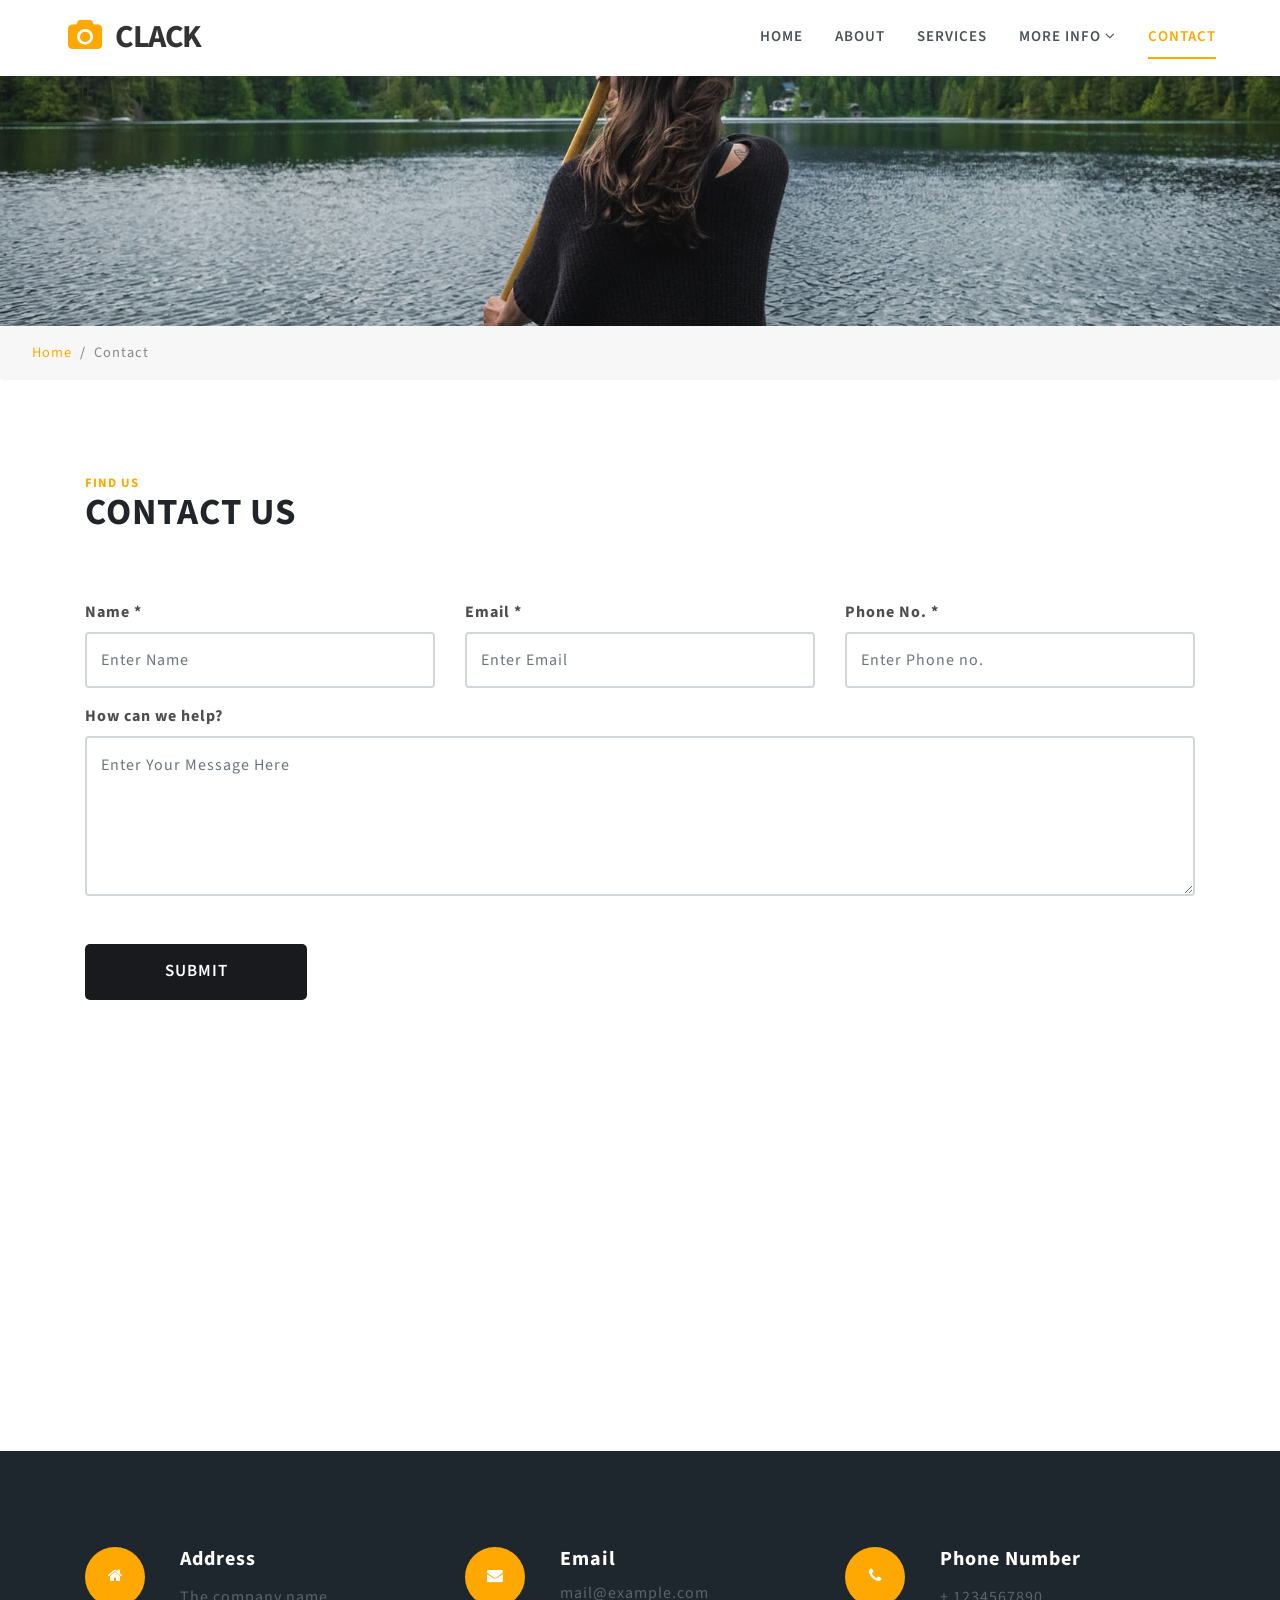
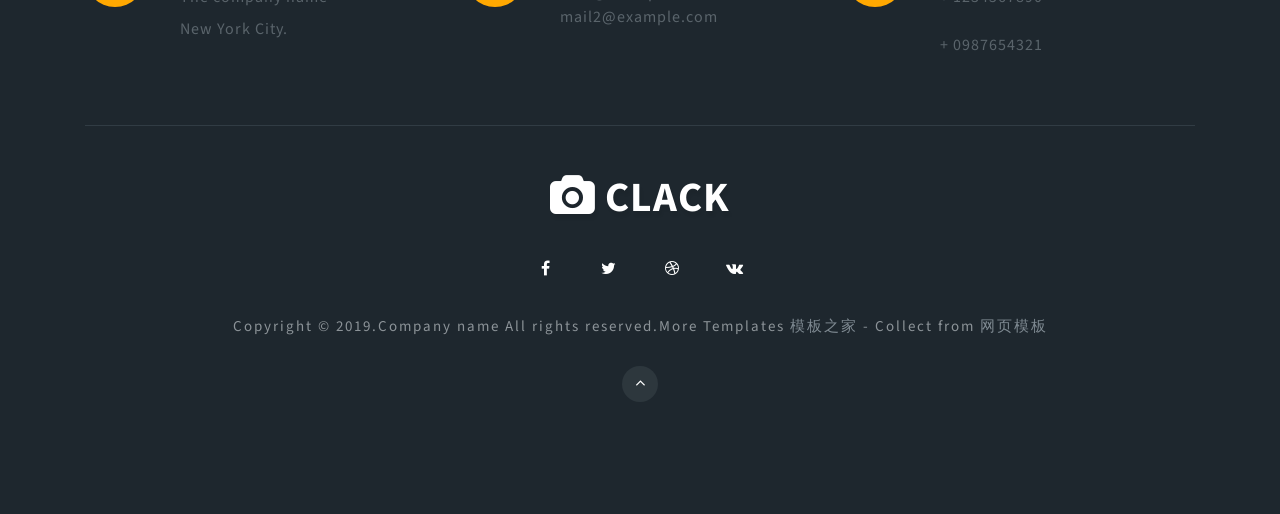
<file: src/main/resources/templates/contact.html>
<!DOCTYPE html>
<html lang="zxx">

<head>
    <title>Contact</title>
    <!-- Meta tag Keywords -->
    <meta name="viewport" content="width=device-width, initial-scale=1">
    <meta charset="UTF-8" />
    <meta name="keywords" content="Clack Responsive web template, Bootstrap Web Templates, Flat Web Templates, Android Compatible web template, Smartphone Compatible web template, free webdesigns for Nokia, Samsung, LG, SonyEricsson, Motorola web design" />
    <script>
        addEventListener("load", function() {
            setTimeout(hideURLbar, 0);
        }, false);

        function hideURLbar() {
            window.scrollTo(0, 1);
        }

    </script>
    <!-- //Meta tag Keywords -->
    <!-- Custom-Files -->
    <link rel="stylesheet" href="css/bootstrap.css">
    <!-- Bootstrap-Core-CSS -->
    <link rel="stylesheet" href="css/style.css" type="text/css" media="all" />
    <!-- Style-CSS -->
    <!-- font-awesome-icons -->
    <link href="css/font-awesome.css" rel="stylesheet">
    <!-- //font-awesome-icons -->
    <!-- /Fonts -->
    <link href="http://fonts.googleapis.com/css?family=Source+Sans+Pro:200,200i,300,300i,400,400i,600,600i,700,700i,900" rel="stylesheet">
    <!-- //Fonts -->

</head>

<body>
    <!-- mian-content -->
    <section class="main-content" id="home">
        <!-- mian-content -->
        <!-- /header -->
        <header>
            <div class="container-fluid px-lg-5 px-3">
                <!-- nav -->
                <nav class="py-2 d-lg-flex">
                    <div id="logo">
                        <h1><a class="navbar-brand logo" href="index.html">
                                <span class="fa fa-camera" aria-hidden="true"></span> Clack
                            </a></h1>
                    </div>

                    <label for="drop" class="toggle">Menu</label>
                    <input type="checkbox" id="drop" />
                    <ul class="menu ml-auto">
                        <li><a href="index.html">Home</a></li>
                        <li><a href="about.html">About</a></li>
                        <li><a href="services.html">Services</a></li>
                        <li>
                            <!-- First Tier Drop Down -->
                            <label for="drop-2" class="toggle">Dropdown <span class="fa fa-angle-down" aria-hidden="true"></span> </label>
                            <a href="#">More Info <span class="fa fa-angle-down" aria-hidden="true"></span></a>
                            <input type="checkbox" id="drop-2" />
                            <ul class="inner-ul">
                                <li><a href="index.html">Gallery</a></li>
                                <li><a href="index.html">Statsts</a></li>
                                <li><a href="index.html">Partners</a></li>
                            </ul>
                        </li>
                        <li class="active"><a href="contact.html">Contact</a></li>
                    </ul>
                </nav>
                <!-- //nav -->
            </div>
        </header>
        <!-- //header -->
        <!-- /banner-inner -->
        <div class="page-inner">

        </div>
        <!---->
        <ol class="breadcrumb">
            <li class="breadcrumb-item">
                <a href="index.html">Home</a>
            </li>
            <li class="breadcrumb-item active">Contact</li>
        </ol>
        <!-- //banner-inner -->

    </section>
    <!--// mian-content -->
    <!-- contact -->
    <section class="contact py-5" id="contact">
        <div class="container">
            <div class="header py-lg-5 py-3">
                <h3 class="tittle text-left mb-lg-3 mb-3"><span class="sub-tittle">Find Us</span> Contact Us</h3>
            </div>
            <div class="contact-form mx-auto text-left">
                <form id="contactform" method="post" action="#">

                    <div class="row">
                        <div class="col-lg-4 con-gd-w3layouts">
                            <div class="form-group" data-aos="fade-up">
                                <label>Name *</label>
                                <input type="text" class="form-control" id="name" placeholder="Enter Name" name="name">
                            </div>
                        </div>
                        <div class="col-lg-4 con-gd-w3layouts">
                            <div class="form-group" data-aos="fade-up">
                                <label>Email *</label>
                                <input type="email" class="form-control" id="name" placeholder="Enter Email" name="email">
                            </div>
                        </div>
                        <div class="col-lg-4 con-gd-w3layouts">
                            <div class="form-group" data-aos="fade-up">
                                <label>Phone No. *</label>
                                <input type="text" class="form-control" id="phone" placeholder="Enter Phone no." name="phone">
                            </div>
                        </div>

                    </div>

                    <div class="form-group mb-5">
                        <label>How can we help?</label>
                        <textarea name="issues" class="form-control" id="iq" placeholder="Enter Your Message Here"></textarea>
                    </div>
                    <div class="contact-page">
                        <button type="submit" class="btn btn-default">Submit</button>
                    </div>
                </form>
            </div>
            <div class="map my-md-5 my-3">

                <iframe src="https://www.google.com/maps/embed?pb=!1m18!1m12!1m3!1d100949.24429313939!2d-122.44206553967531!3d37.75102885910819!2m3!1f0!2f0!3f0!3m2!1i1024!2i768!4f13.1!3m3!1m2!1s0x80859a6d00690021%3A0x4a501367f076adff!2sSan+Francisco%2C+CA%2C+USA!5e0!3m2!1sen!2sin!4v1472190196783" class="map" style="border:0" allowfullscreen=""></iframe> </div>
        </div>

    </section>
    <!-- //contact -->
    <!-- footer -->
    <footer class="footer-content py-sm-5 py-4">
        <div class="container py-xl-5 py-lg-3">
            <div class="contact_grid_left">
                <ul class="list-unstyled row loaction-content">
                    <li class="col-lg-4 address-content-inf-w3ls">
                        <div class="row">
                            <div class="col-md-3 icon-left">
                                <span class="fa fa-home"></span>
                            </div>
                            <div class="col-md-9 icon-right">
                                <h6>Address</h6>
                                <p>The company name
                                    <br>New York City. </p>
                            </div>
                        </div>
                    </li>

                    <li class="col-lg-4 address-content-inf-w3ls">
                        <div class="row">
                            <div class="col-md-3 icon-left">
                                <span class="fa fa-envelope"></span>
                            </div>
                            <div class="col-md-9 icon-right">
                                <h6>Email</h6>
                                <a href="mailto:info@example.com">mail@example.com</a>
                                <br>
                                <a href="mailto:info@example.com">mail2@example.com</a>
                            </div>
                        </div>
                    </li>
                    <li class="col-lg-4 address-content-inf-w3ls">
                        <div class="row">
                            <div class="col-md-3 icon-left">
                                <span class="fa fa-phone"></span>
                            </div>
                            <div class="col-md-9 icon-right">
                                <h6>Phone Number</h6>
                                <p>+ 1234567890</p>
                                <p>+ 0987654321</p>
                            </div>
                        </div>
                    </li>
                </ul>

            </div>

            <div class="logo-2 text-center mt-4">
                <h2><a class="logo" href="index.html"><span class="fa fa-camera" aria-hidden="true"></span> Clack</a></h2>
            </div>
            <!-- social icons footer -->
            <div class="w3ls-footer text-center mt-4">
                <ul class="list-unstyled">
                    <li>
                        <a href="#">
							<span class="fa fa-facebook-f"></span>
						</a>
                    </li>
                    <li class="mx-1">
                        <a href="#">
							<span class="fa fa-twitter"></span>
						</a>
                    </li>
                    <li>
                        <a href="#">
							<span class="fa fa-dribbble"></span>
						</a>
                    </li>
                    <li class="ml-1">
                        <a href="#">
							<span class="fa fa-vk"></span>
						</a>
                    </li>
                </ul>
            </div>
            <!-- copyright -->
            <p class="copy-right-grids text-li text-center my-sm-4 my-4">Copyright &copy; 2019.Company name All rights reserved.More Templates <a href="http://www.cssmoban.com/" target="_blank" title="模板之家">模板之家</a> - Collect from <a href="http://www.cssmoban.com/" title="网页模板" target="_blank">网页模板</a>
            </p>
            <div class="top_move text-center">
                <a href="#home" class="move-top"><span class="fa fa-angle-up  mb-3" aria-hidden="true"></span></a>
            </div>
            <!-- //copyright -->
        </div>
    </footer>
    <!-- footer -->

</body>

</html>
</file>
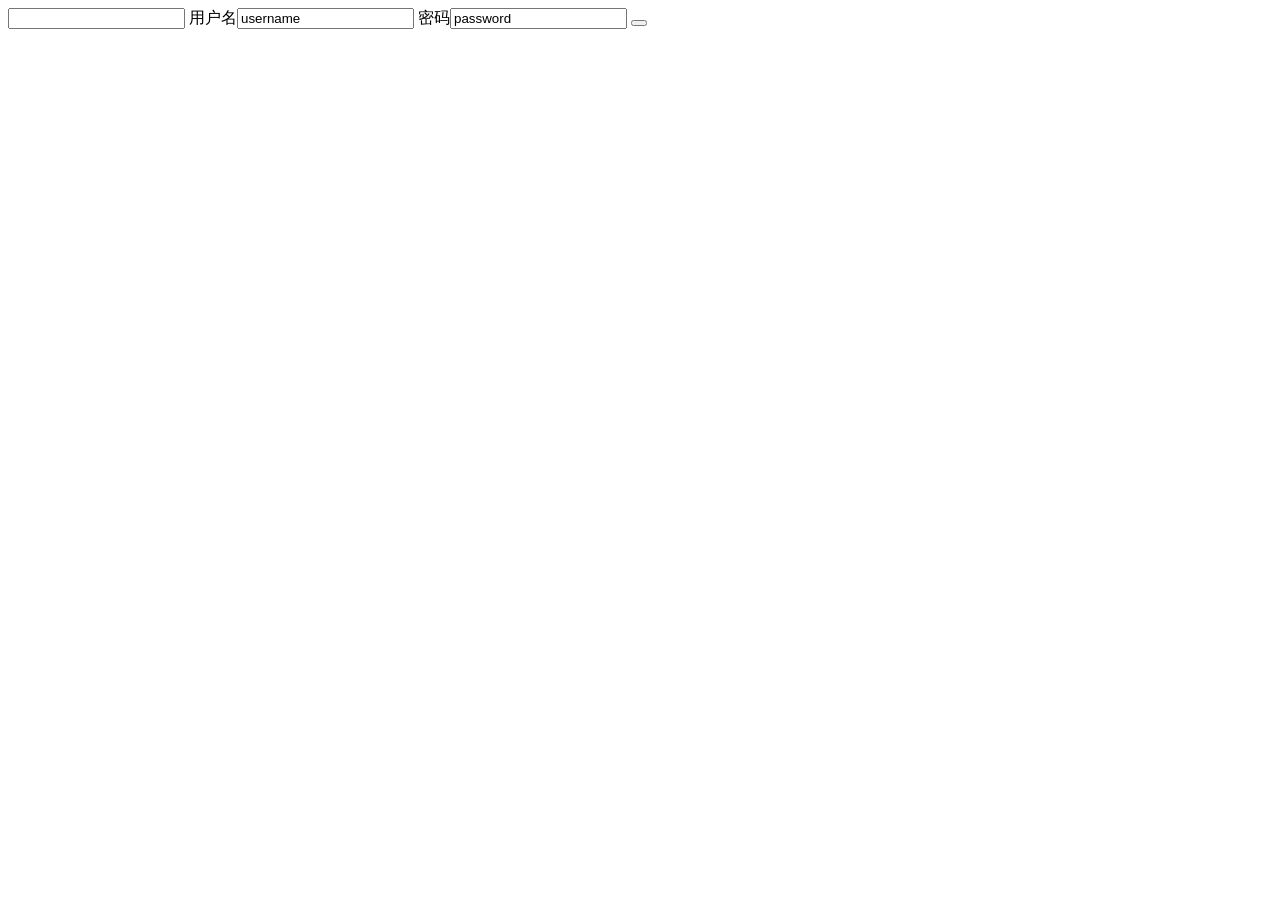
<file: src/main/resources/templates/login.html>
<!DOCTYPE html>
<html lang="en">
<head>
    <meta charset="UTF-8">
    <title>登入界面</title>
</head>
<input>
    用户名<input type="text" value="username"/>
    密码<input type="text" value="password"/>
<button id="login"></button>
</body>
</html>
</file>
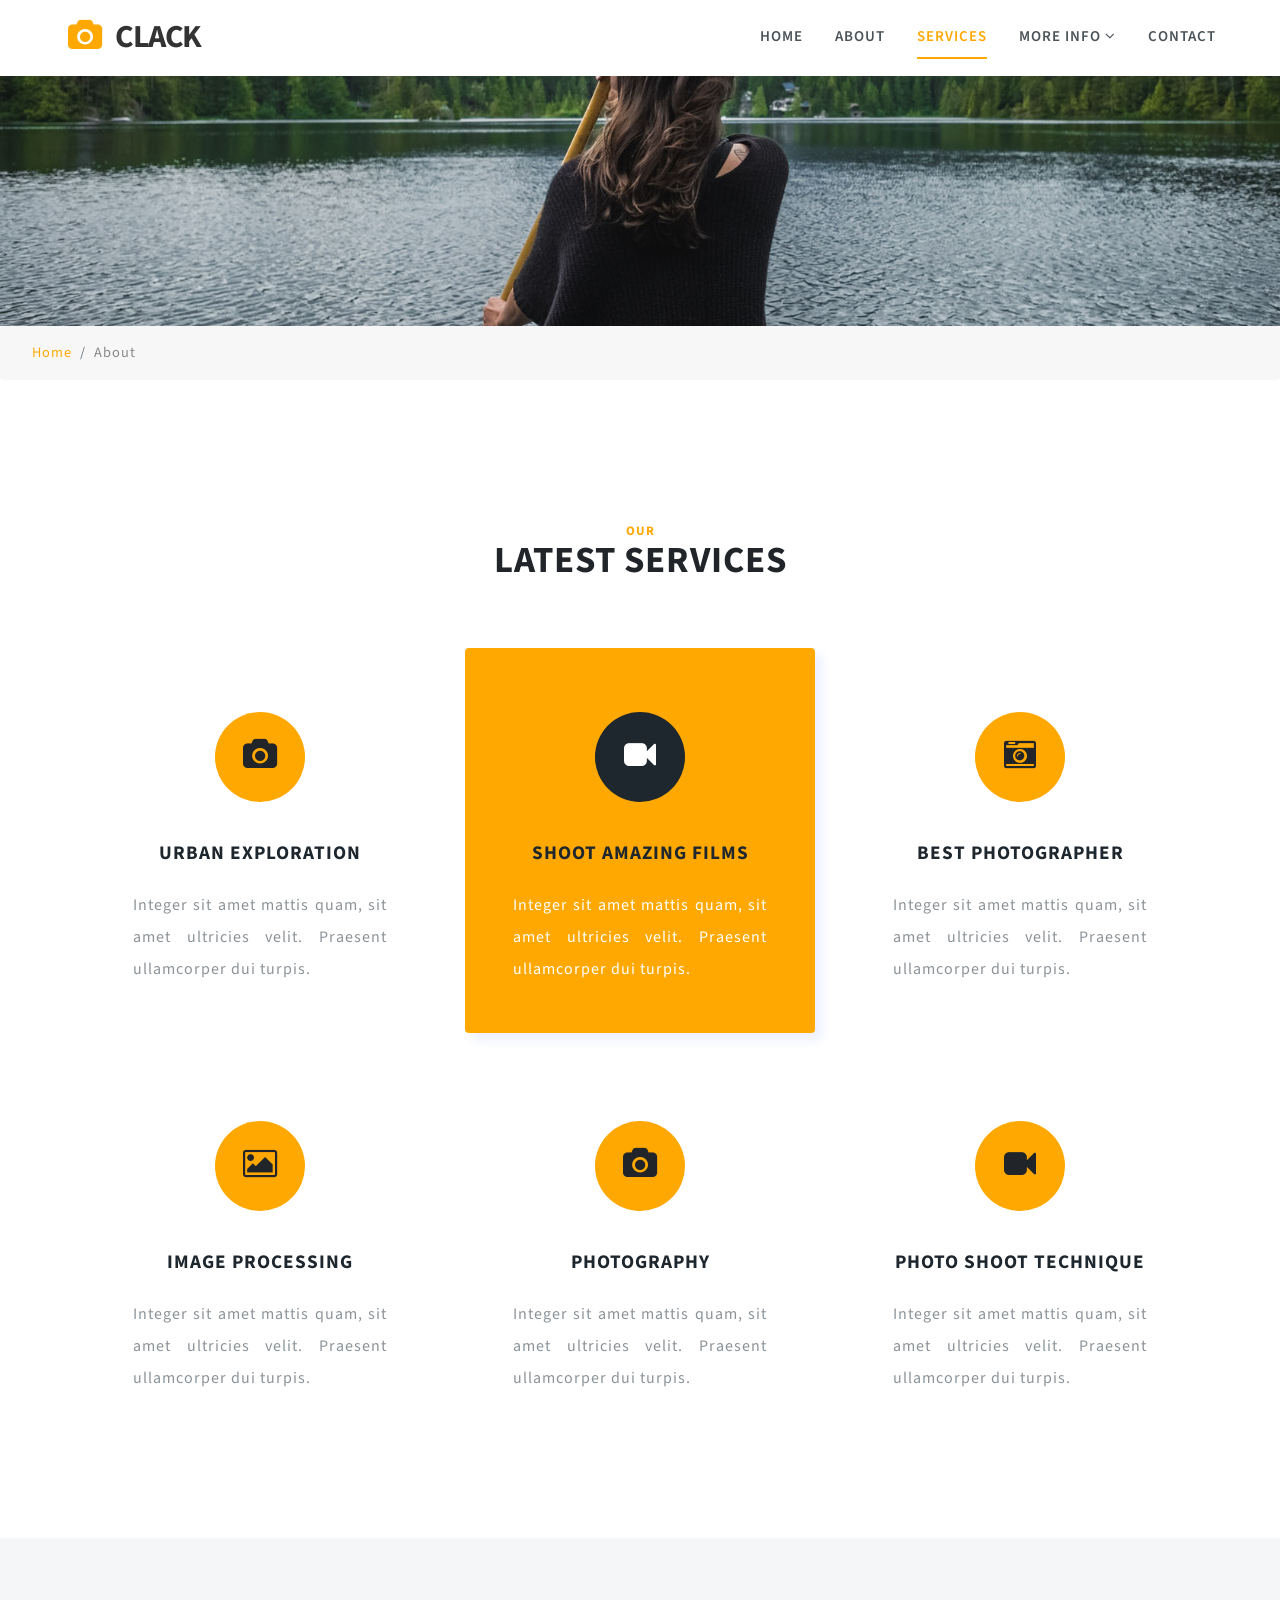
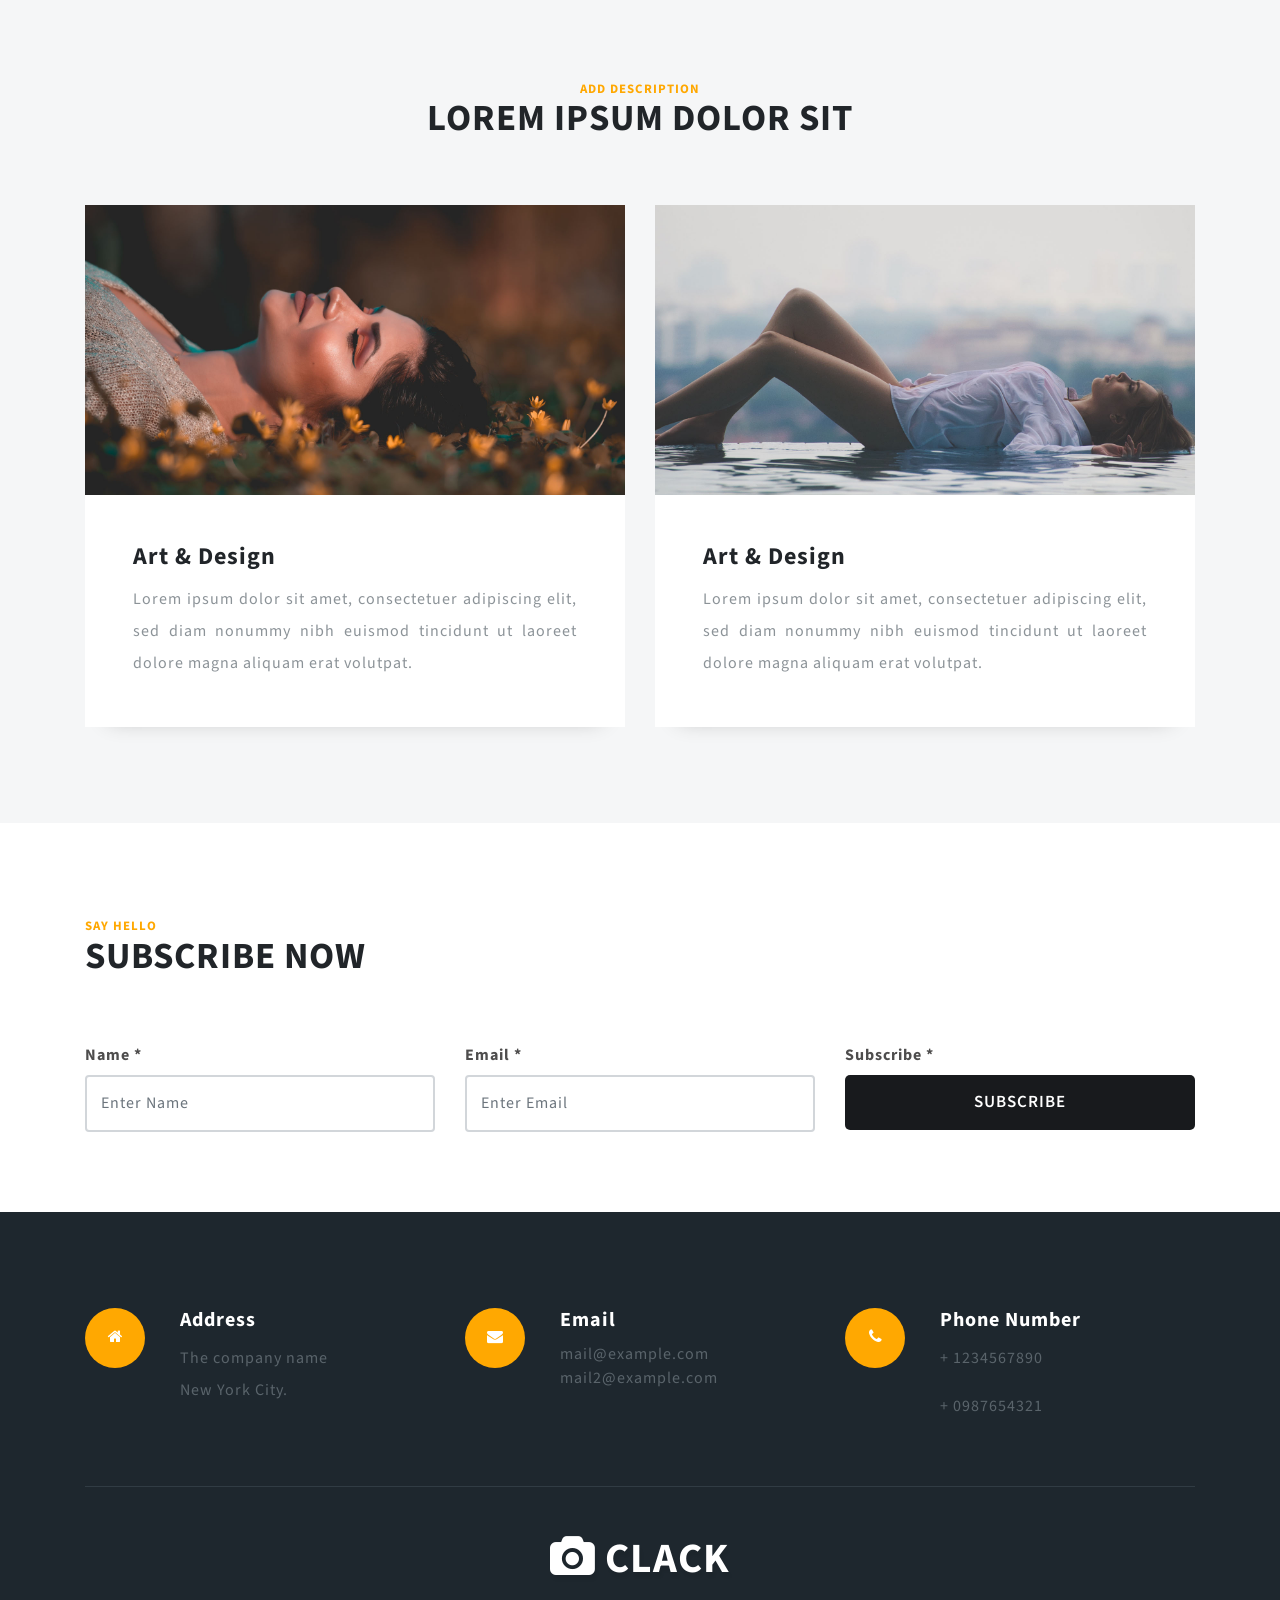
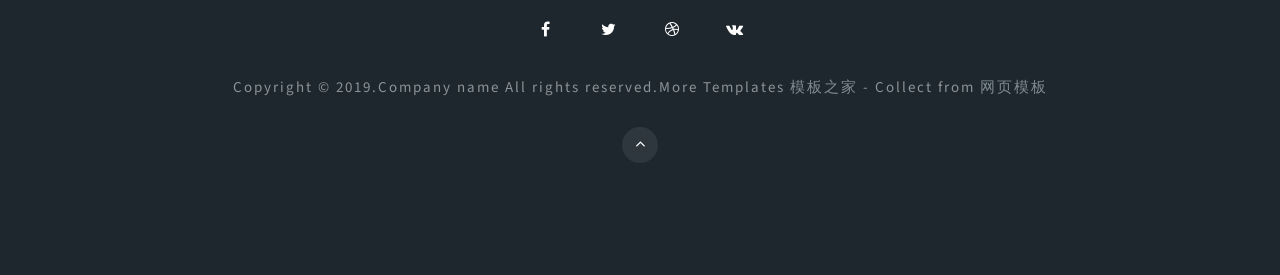
<file: src/main/resources/templates/services.html>
<!DOCTYPE html>
<html lang="zxx">

<head>
    <title>Services</title>
    <!-- Meta tag Keywords -->
    <meta name="viewport" content="width=device-width, initial-scale=1">
    <meta charset="UTF-8" />
    <meta name="keywords" content="Clack Responsive web template, Bootstrap Web Templates, Flat Web Templates, Android Compatible web template, Smartphone Compatible web template, free webdesigns for Nokia, Samsung, LG, SonyEricsson, Motorola web design" />
    <script>
        addEventListener("load", function() {
            setTimeout(hideURLbar, 0);
        }, false);

        function hideURLbar() {
            window.scrollTo(0, 1);
        }

    </script>
    <!-- //Meta tag Keywords -->
    <!-- Custom-Files -->
    <link rel="stylesheet" href="css/bootstrap.css">
    <!-- Bootstrap-Core-CSS -->
    <link rel="stylesheet" href="css/style.css" type="text/css" media="all" />
    <!-- Style-CSS -->
    <!-- font-awesome-icons -->
    <link href="css/font-awesome.css" rel="stylesheet">
    <!-- //font-awesome-icons -->
    <!-- /Fonts -->
    <link href="http://fonts.googleapis.com/css?family=Source+Sans+Pro:200,200i,300,300i,400,400i,600,600i,700,700i,900" rel="stylesheet">
    <!-- //Fonts -->

</head>

<body>
    <!-- mian-content -->
    <section class="main-content" id="home">
        <!-- /header -->
        <header>
            <div class="container-fluid px-lg-5 px-3">
                <!-- nav -->
                <nav class="py-2 d-lg-flex">
                    <div id="logo">
                        <h1><a class="navbar-brand logo" href="index.html">
                                <span class="fa fa-camera" aria-hidden="true"></span> Clack
                            </a></h1>
                    </div>

                    <label for="drop" class="toggle">Menu</label>
                    <input type="checkbox" id="drop" />
                    <ul class="menu ml-auto">
                        <li><a href="index.html">Home</a></li>
                        <li><a href="about.html">About</a></li>
                        <li class="active"><a href="services.html">Services</a></li>
                        <li>
                            <!-- First Tier Drop Down -->
                            <label for="drop-2" class="toggle">Dropdown <span class="fa fa-angle-down" aria-hidden="true"></span> </label>
                            <a href="#">More Info <span class="fa fa-angle-down" aria-hidden="true"></span></a>
                            <input type="checkbox" id="drop-2" />
                            <ul class="inner-ul">
                                <li><a href="index.html">Gallery</a></li>
                                <li><a href="index.html">Statsts</a></li>
                                <li><a href="index.html">Partners</a></li>
                            </ul>
                        </li>
                        <li><a href="contact.html">Contact</a></li>
                    </ul>

                </nav>
                <!-- //nav -->
            </div>
        </header>
        <!-- //header -->
        <!-- /banner-inner -->
        <div class="page-inner">

        </div>
        <!---->
        <ol class="breadcrumb">
            <li class="breadcrumb-item">
                <a href="index.html">Home</a>
            </li>
            <li class="breadcrumb-item active">About</li>
        </ol>
        <!-- //banner-inner -->

    </section>
    <!--// mian-content -->
    <!--/services -->
    <section class="blog_hcls_w3layouts py-lg-5 py-md-4" id="services">
        <div class="container py-sm-5 py-4">
            <div class="header py-lg-5 py-3 text-center">
                <h3 class="tittle mb-lg-3 mb-3"><span class="sub-tittle">Our </span>Latest Services</h3>
            </div>
            <div class="feature-grids row text-center">
                <div class="col-lg-4">
                    <div class="bottom-gd p-lg-5 p-3">
                        <span class="fa fa-camera" aria-hidden="true"></span>
                        <h3 class="my-4">Urban Exploration</h3>
                        <p>Integer sit amet mattis quam, sit amet ultricies velit. Praesent ullamcorper dui turpis.</p>
                    </div>
                </div>
                <div class="col-lg-4">
                    <div class="bottom-gd2-active p-lg-5 p-3">
                        <span class="fa fa-video-camera" aria-hidden="true"></span>
                        <h3 class="my-4"> Shoot Amazing Films</h3>
                        <p>Integer sit amet mattis quam, sit amet ultricies velit. Praesent ullamcorper dui turpis.</p>
                    </div>
                </div>
                <div class="col-lg-4">
                    <div class="bottom-gd p-lg-5 p-3">
                        <span class="fa fa-camera-retro" aria-hidden="true"></span>
                        <h3 class="my-4">Best Photographer</h3>
                        <p>Integer sit amet mattis quam, sit amet ultricies velit. Praesent ullamcorper dui turpis.</p>
                    </div>
                </div>
                <div class="col-lg-4 mt-lg-4">
                    <div class="bottom-gd p-lg-5 p-3">
                        <span class="fa fa-picture-o" aria-hidden="true"></span>
                        <h3 class="my-4">Image Processing</h3>
                        <p>Integer sit amet mattis quam, sit amet ultricies velit. Praesent ullamcorper dui turpis.</p>
                    </div>
                </div>
                <div class="col-lg-4 mt-lg-4">
                    <div class="bottom-gd p-lg-5 p-3">
                        <span class="fa fa-camera" aria-hidden="true"></span>
                        <h3 class="my-4">Photography</h3>
                        <p>Integer sit amet mattis quam, sit amet ultricies velit. Praesent ullamcorper dui turpis.</p>
                    </div>
                </div>
                <div class="col-lg-4 mt-lg-4">
                    <div class="bottom-gd p-lg-5 p-3">
                        <span class="fa fa-video-camera" aria-hidden="true"></span>
                        <h3 class="my-4">Photo Shoot Technique</h3>
                        <p>Integer sit amet mattis quam, sit amet ultricies velit. Praesent ullamcorper dui turpis.</p>
                    </div>
                </div>

            </div>

        </div>
    </section>
    <!--// services -->
    <!--/team -->
    <section class="blog_hcls_w3layouts py-lg-5 py-5" id="serve-sec">
        <div class="container py-sm-5 py-4">
            <div class="header py-lg-5 py-3 text-center">
                <h3 class="tittle mb-lg-3 mb-3"><span class="sub-tittle">Add Description</span> Lorem ipsum dolor sit</h3>
            </div>
            <div class="feature-grids row text-left">
                <div class="col-lg-6">
                    <div class="thumbnail card">
                        <div class="img-event">
                            <img class="list-group-image img-fluid" src="images/banner2.jpg" alt="">
                        </div>
                        <div class="caption card-body p-lg-5 p-3">
                            <h4 class="group card-title inner list-group-item-heading">
                                Art &amp; Design</h4>
                            <p class="list-group-item-text">
                                Lorem ipsum dolor sit amet, consectetuer adipiscing elit, sed diam nonummy nibh euismod tincidunt ut laoreet dolore magna aliquam erat volutpat.</p>

                        </div>
                    </div>
                </div>
                <div class="col-lg-6">
                    <div class="thumbnail card">
                        <div class="img-event">
                            <img class="list-group-image img-fluid" src="images/banner3.jpg" alt="">
                        </div>
                        <div class="caption card-body p-lg-5 p-3">
                            <h4 class="group card-title inner list-group-item-heading">
                                Art &amp; Design</h4>
                            <p class="list-group-item-text">
                                Lorem ipsum dolor sit amet, consectetuer adipiscing elit, sed diam nonummy nibh euismod tincidunt ut laoreet dolore magna aliquam erat volutpat.</p>

                        </div>
                    </div>
                </div>

            </div>


        </div>
    </section>
    <!--// services -->
    <!-- contact -->
    <section class="contact py-5">
        <div class="container">
            <div class="header py-lg-5 py-3">
                <h3 class="tittle text-left mb-lg-3 mb-3"><span class="sub-tittle">Say Hello</span> SUBSCRIBE NOW</h3>
            </div>
            <div class="contact-form mx-auto text-left pb-3">
                <form id="contactform" method="post" action="#">

                    <div class="row">
                        <div class="col-lg-4 con-gd-w3layouts">
                            <div class="form-group">
                                <label>Name *</label>
                                <input type="text" class="form-control" id="name" placeholder="Enter Name" name="name">
                            </div>
                        </div>
                        <div class="col-lg-4 con-gd-w3layouts">
                            <div class="form-group">
                                <label>Email *</label>
                                <input type="email" class="form-control" id="name" placeholder="Enter Email" name="email">
                            </div>
                        </div>
                        <div class="col-lg-4 con-gd-w3layouts">
                            <div class="form-group">
                                <label>Subscribe *</label>
                                <button type="submit" class="btn btn-default">Subscribe</button>
                            </div>
                        </div>

                    </div>

                </form>
            </div>

        </div>

    </section>
    <!-- //contact -->
    <!-- footer -->
    <footer class="footer-content py-sm-5 py-4">
        <div class="container py-xl-5 py-lg-3">
            <div class="contact_grid_left">
                <ul class="list-unstyled row loaction-content">
                    <li class="col-lg-4 address-content-inf-w3ls">
                        <div class="row">
                            <div class="col-md-3 icon-left">
                                <span class="fa fa-home"></span>
                            </div>
                            <div class="col-md-9 icon-right">
                                <h6>Address</h6>
                                <p>The company name
                                    <br>New York City. </p>
                            </div>
                        </div>
                    </li>

                    <li class="col-lg-4 address-content-inf-w3ls">
                        <div class="row">
                            <div class="col-md-3 icon-left">
                                <span class="fa fa-envelope"></span>
                            </div>
                            <div class="col-md-9 icon-right">
                                <h6>Email</h6>
                                <a href="mailto:info@example.com">mail@example.com</a>
                                <br>
                                <a href="mailto:info@example.com">mail2@example.com</a>
                            </div>
                        </div>
                    </li>
                    <li class="col-lg-4 address-content-inf-w3ls">
                        <div class="row">
                            <div class="col-md-3 icon-left">
                                <span class="fa fa-phone"></span>
                            </div>
                            <div class="col-md-9 icon-right">
                                <h6>Phone Number</h6>
                                <p>+ 1234567890</p>
                                <p>+ 0987654321</p>
                            </div>
                        </div>
                    </li>
                </ul>

            </div>

            <div class="logo-2 text-center mt-4">
                <h2><a class="logo" href="index.html"><span class="fa fa-camera" aria-hidden="true"></span> Clack</a></h2>
            </div>
            <!-- social icons footer -->
            <div class="w3ls-footer text-center mt-4">
                <ul class="list-unstyled">
                    <li>
                        <a href="#">
							<span class="fa fa-facebook-f"></span>
						</a>
                    </li>
                    <li class="mx-1">
                        <a href="#">
							<span class="fa fa-twitter"></span>
						</a>
                    </li>
                    <li>
                        <a href="#">
							<span class="fa fa-dribbble"></span>
						</a>
                    </li>
                    <li class="ml-1">
                        <a href="#">
							<span class="fa fa-vk"></span>
						</a>
                    </li>
                </ul>
            </div>
            <!-- copyright -->
            <p class="copy-right-grids text-li text-center my-sm-4 my-4">Copyright &copy; 2019.Company name All rights reserved.More Templates <a href="http://www.cssmoban.com/" target="_blank" title="模板之家">模板之家</a> - Collect from <a href="http://www.cssmoban.com/" title="网页模板" target="_blank">网页模板</a>
            </p>
            <div class="top_move text-center">
                <a href="#home" class="move-top"><span class="fa fa-angle-up  mb-3" aria-hidden="true"></span></a>
            </div>
            <!-- //copyright -->
        </div>
    </footer>
    <!-- footer -->

</body>

</html>
</file>
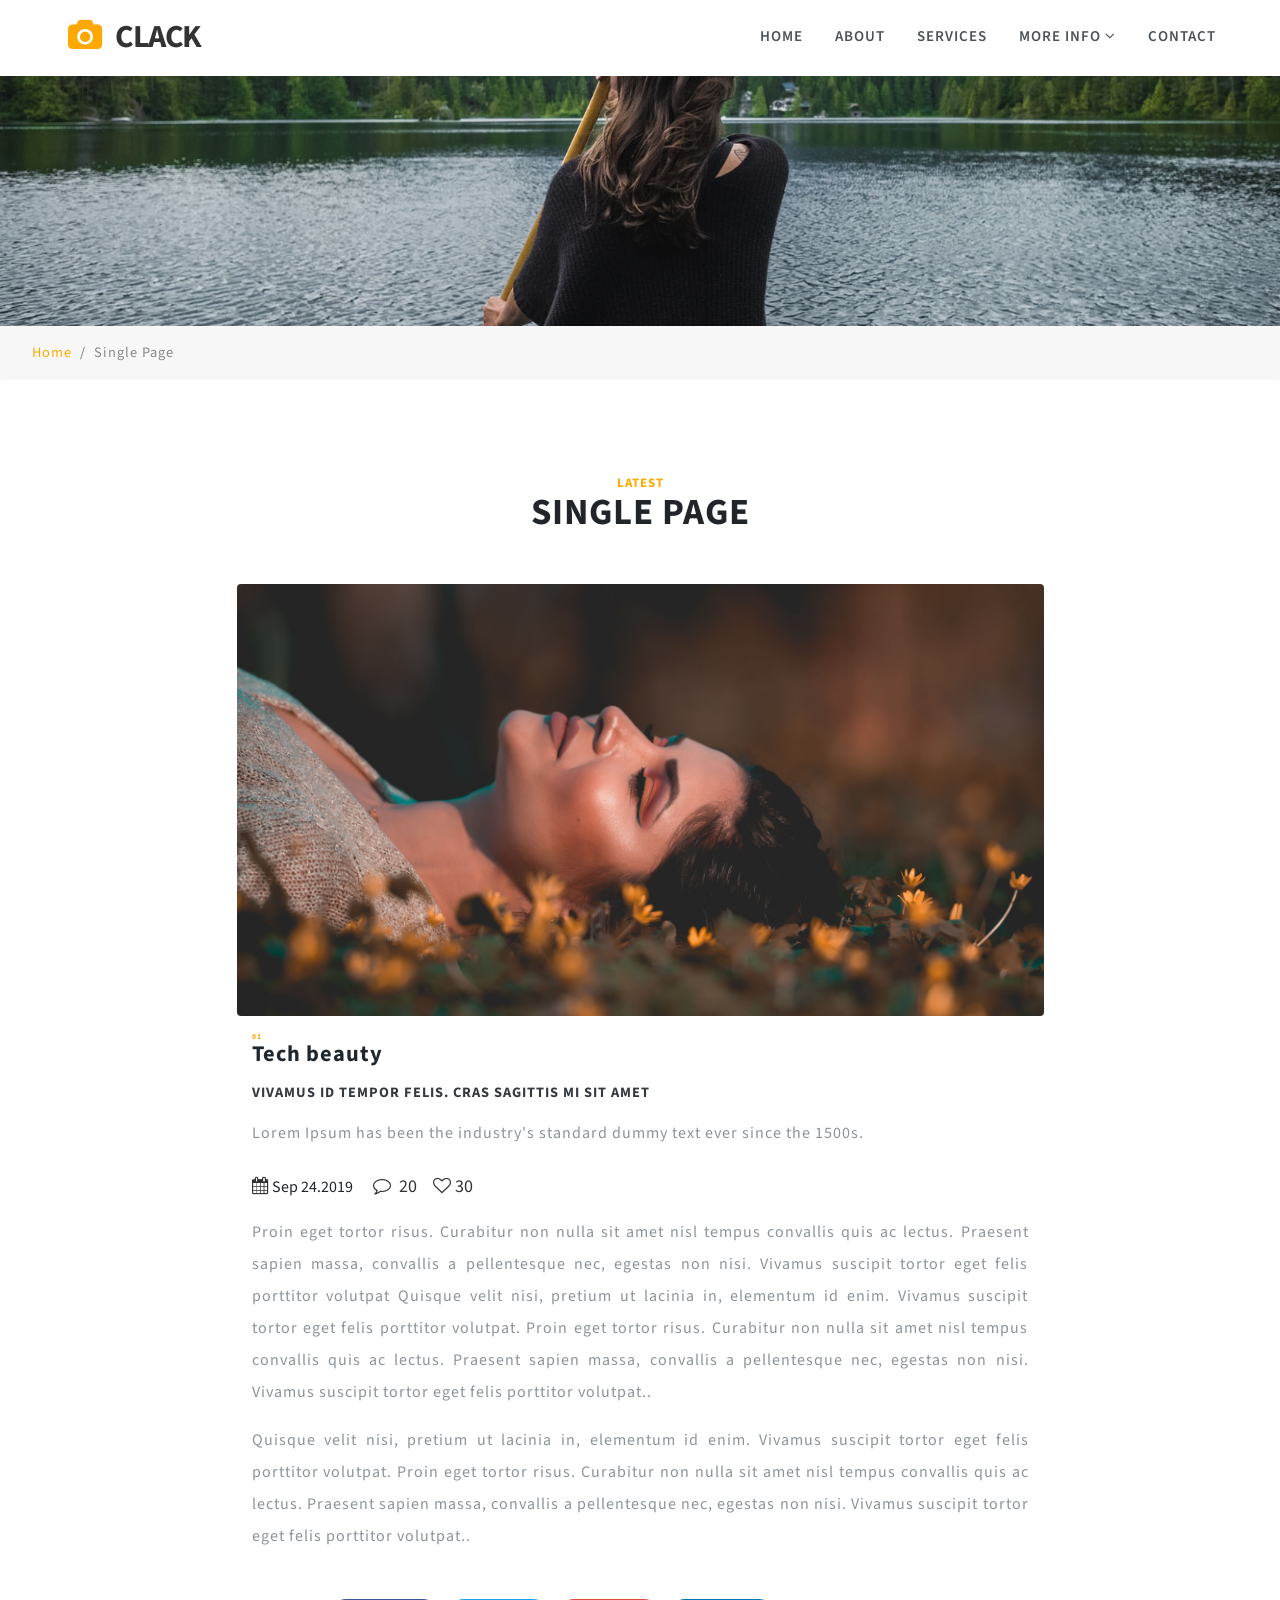
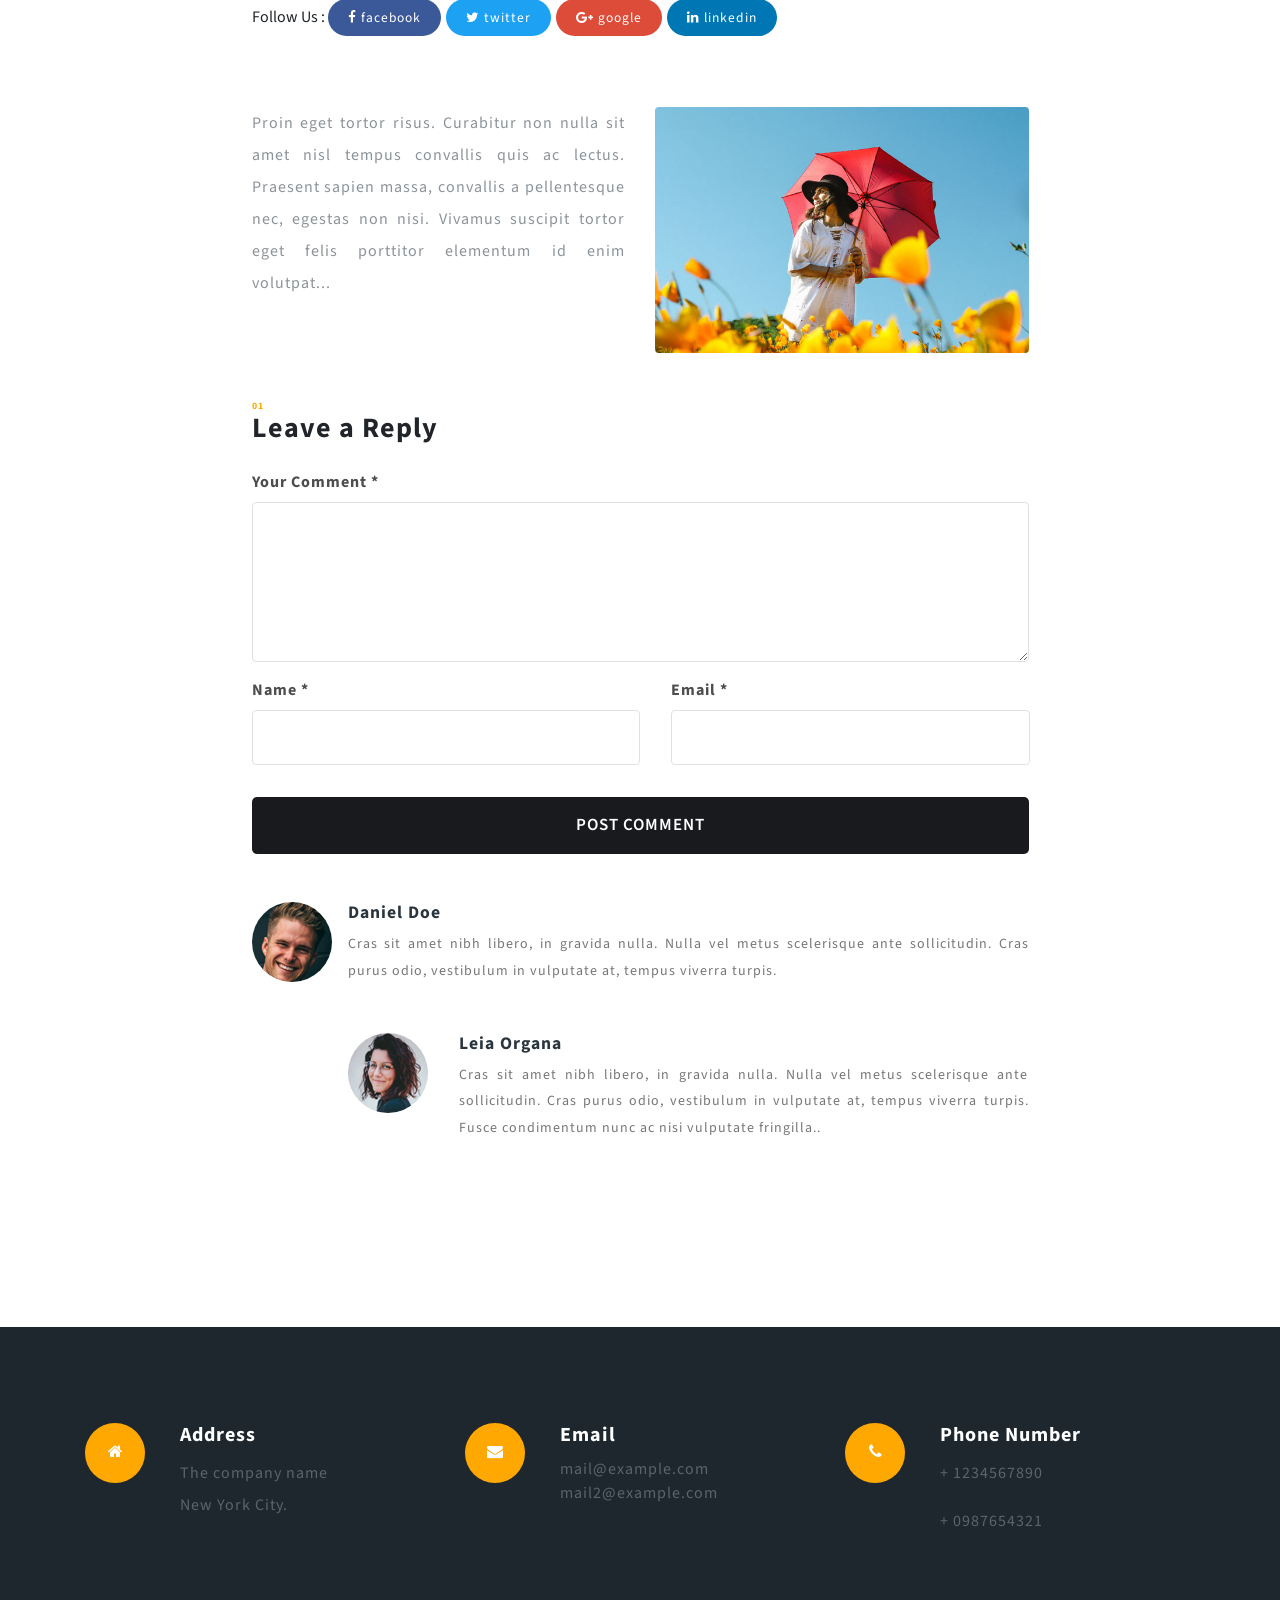
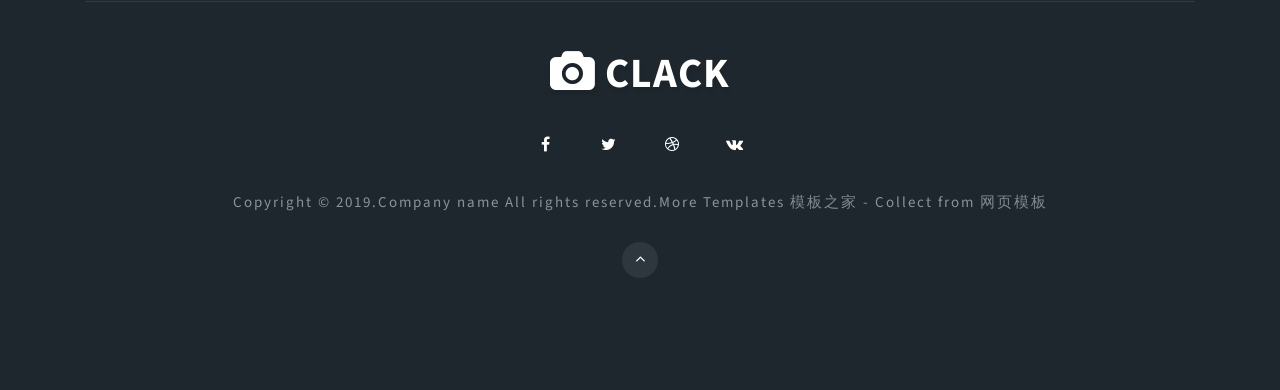
<file: src/main/resources/templates/single.html>
<!DOCTYPE html>
<html lang="zxx">

<head>
    <title>Single Page</title>
    <!-- Meta tag Keywords -->
    <meta name="viewport" content="width=device-width, initial-scale=1">
    <meta charset="UTF-8" />
    <meta name="keywords" content="Clack Responsive web template, Bootstrap Web Templates, Flat Web Templates, Android Compatible web template, Smartphone Compatible web template, free webdesigns for Nokia, Samsung, LG, SonyEricsson, Motorola web design" />
    <script>
        addEventListener("load", function() {
            setTimeout(hideURLbar, 0);
        }, false);

        function hideURLbar() {
            window.scrollTo(0, 1);
        }

    </script>
    <!-- //Meta tag Keywords -->
    <!-- Custom-Files -->
    <link rel="stylesheet" href="css/bootstrap.css">
    <!-- Bootstrap-Core-CSS -->
    <link rel="stylesheet" href="css/style.css" type="text/css" media="all" />
    <!-- Style-CSS -->
    <!-- font-awesome-icons -->
    <link href="css/font-awesome.css" rel="stylesheet">
    <!-- //font-awesome-icons -->
    <!-- /Fonts -->
    <link href="http://fonts.googleapis.com/css?family=Source+Sans+Pro:200,200i,300,300i,400,400i,600,600i,700,700i,900" rel="stylesheet">
    <!-- //Fonts -->

</head>

<body>
    <!-- mian-content -->
    <section class="main-content" id="home">
        <!-- /header -->
        <header>
            <div class="container-fluid px-lg-5 px-3">
                <!-- nav -->
                <nav class="py-2 d-lg-flex">
                    <div id="logo">
                        <h1><a class="navbar-brand logo" href="index.html">
                                <span class="fa fa-camera" aria-hidden="true"></span> Clack
                            </a></h1>
                    </div>

                    <label for="drop" class="toggle">Menu</label>
                    <input type="checkbox" id="drop" />
                    <ul class="menu ml-auto">
                        <li><a href="index.html">Home</a></li>
                        <li><a href="about.html">About</a></li>
                        <li><a href="services.html">Services</a></li>
                        <li>
                            <!-- First Tier Drop Down -->
                            <label for="drop-2" class="toggle">Dropdown <span class="fa fa-angle-down" aria-hidden="true"></span> </label>
                            <a href="#">More Info <span class="fa fa-angle-down" aria-hidden="true"></span></a>
                            <input type="checkbox" id="drop-2" />
                            <ul class="inner-ul">
                                <li><a href="index.html">Gallery</a></li>
                                <li><a href="index.html">Statsts</a></li>
                                <li><a href="index.html">Partners</a></li>
                            </ul>
                        </li>
                        <li><a href="contact.html">Contact</a></li>
                    </ul>
                </nav>
                <!-- //nav -->
            </div>
        </header>
        <!-- //header -->
        <!-- /banner-inner -->
        <div class="page-inner">

        </div>
        <!---->
        <ol class="breadcrumb">
            <li class="breadcrumb-item">
                <a href="index.html">Home</a>
            </li>
            <li class="breadcrumb-item active">Single Page</li>
        </ol>
        <!-- //banner-inner -->

    </section>
    <!--// mian-content -->
    <section class="ab-info-main py-md-5 py-4">
        <div class="container py-md-5 py-4">
            <h3 class="tittle text-center mb-lg-5 mb-3"><span class="sub-tittle">Latest</span> Single Page</h3>
            <div class="speak">
                <div class="row mt-lg-5 mt-4">
                    <div class="col-md-12 events-img px-lg-0">
                        <img src="images/banner2.jpg" class="img-fluid" alt="user-image" />
                    </div>
                    <div class="col-md-12 events-info my-3">
                        <h3><span class="sub-tittle">01</span> Tech beauty</h3>
                        <h4 class="my-3"><a href="#" class="text-dark">VIVAMUS ID TEMPOR FELIS. CRAS SAGITTIS MI SIT AMET</a></h4>
                        <p>Lorem Ipsum has been the industry's standard dummy text ever since the 1500s.</p>
                        <ul class="single-info mt-md-4 my-3 d-flex">
                            <li><a href="#"><span class="fa fa-calendar"></span></a> Sep 24.2019</li>
                            <li><a href="#"><span class="fa fa-comment-o mx-1"></span> 20</a></li>
                            <li><a href="#"><span class="fa fa-heart-o"></span> 30 </a></li>
                        </ul>

                        <p>Proin eget tortor risus. Curabitur non nulla sit amet nisl tempus convallis quis ac lectus. Praesent sapien massa, convallis a pellentesque nec, egestas non nisi. Vivamus suscipit tortor eget felis porttitor volutpat Quisque velit nisi, pretium ut lacinia in, elementum id enim. Vivamus suscipit tortor eget felis porttitor volutpat. Proin eget tortor risus. Curabitur non nulla sit amet nisl tempus convallis quis ac lectus. Praesent sapien massa, convallis a pellentesque nec, egestas non nisi. Vivamus suscipit tortor eget felis porttitor volutpat..</p>
                        <p>Quisque velit nisi, pretium ut lacinia in, elementum id enim. Vivamus suscipit tortor eget felis porttitor volutpat. Proin eget tortor risus. Curabitur non nulla sit amet nisl tempus convallis quis ac lectus. Praesent sapien massa, convallis a pellentesque nec, egestas non nisi. Vivamus suscipit tortor eget felis porttitor volutpat..</p>
                        <ul class="social_section_1info mt-lg-5 mt-3">
                            <li class="fallow">Follow Us :</li>
                            <li class="mb-2 facebook"><a href="#"><i class="fa fa-facebook mr-1"></i>facebook</a></li>
                            <li class="mb-2 twitter"><a href="#"><i class="fa fa-twitter mr-1"></i>twitter</a></li>
                            <li class="google"><a href="#"><i class="fa fa-google-plus mr-1"></i>google</a></li>
                            <li class="linkedin"><a href="#"><i class="fa fa-linkedin mr-1"></i>linkedin</a></li>
                        </ul>
                    </div>

                </div>
                <div class="row my-lg-5 my-3">
                    <div class="col-md-6 text-info">
                        <p>Proin eget tortor risus. Curabitur non nulla sit amet nisl tempus convallis quis ac lectus. Praesent sapien massa, convallis a pellentesque nec, egestas non nisi. Vivamus suscipit tortor eget felis porttitor elementum id enim volutpat...</p>
                    </div>
                    <div class="col-md-6 team-img">
                        <img src="images/4.jpg" class="img-fluid" alt="user-image" />
                    </div>
                </div>
                <div class="single-form-left">
                    <!-- contact form grid -->
                    <div class="contact-single contact-form">
                        <h3><span class="sub-tittle">01</span> Leave a Reply</h3>
                        <form action="#" method="get" class="mt-4">
                            <div class="form-group">
                                <label for="contactcomment">Your Comment *</label>
                                <textarea class="form-control border" rows="5" id="contactcomment" required=""></textarea>
                            </div>
                            <div class="d-sm-flex">
                                <div class="col-sm-6 form-group p-0">
                                    <label for="contactusername">Name *</label>
                                    <input type="text" class="form-control border" id="contactusername" required="">
                                </div>
                                <div class="col-sm-6 form-group ml-sm-3">
                                    <label for="contactemail">Email *</label>
                                    <input type="email" class="form-control border" id="contactemail" required="">
                                </div>
                            </div>
                            <button type="submit" class="mt-3 btn btn-success btn-block py-3">Post Comment</button>
                        </form>
                    </div>
                    <!--  //contact form grid ends here -->
                </div>
                <div class="media py-5">
                    <img src="images/te2.jpg" class="mr-3 img-fluid rounded-circle" alt="image">
                    <div class="media-body">
                        <h5 class="mt-0">Daniel Doe</h5>
                        <p class="mt-2">Cras sit amet nibh libero, in gravida nulla. Nulla vel metus scelerisque ante sollicitudin. Cras purus odio, vestibulum in vulputate at, tempus viverra turpis.
                        </p>
                        <div class="media mt-5">
                            <a class="pr-3" href="#">
                                            <img src="images/te1.jpg" class="img-fluid rounded-circle" alt="image">
                                        </a>
                            <div class="media-body">
                                <h5 class="mt-0">Leia Organa</h5>
                                <p class="mt-2"> Cras sit amet nibh libero, in gravida nulla. Nulla vel metus scelerisque ante sollicitudin. Cras purus odio, vestibulum in vulputate at, tempus viverra turpis. Fusce condimentum nunc ac nisi vulputate fringilla..</p>
                            </div>
                        </div>
                    </div>
                </div>

            </div>
        </div>
    </section>
    <!-- footer -->
    <footer class="footer-content py-sm-5 py-4">
        <div class="container py-xl-5 py-lg-3">
            <div class="contact_grid_left">
                <ul class="list-unstyled row loaction-content">
                    <li class="col-lg-4 address-content-inf-w3ls">
                        <div class="row">
                            <div class="col-md-3 text-left">
                                <span class="fa fa-home"></span>
                            </div>
                            <div class="col-md-9 text-left">
                                <h6>Address</h6>
                                <p>The company name
                                    <br>New York City. </p>
                            </div>
                        </div>
                    </li>

                    <li class="col-lg-4 address-content-inf-w3ls">
                        <div class="row">
                            <div class="col-md-3 text-left">
                                <span class="fa fa-envelope"></span>
                            </div>
                            <div class="col-md-9 text-left">
                                <h6>Email</h6>
                                <a href="mailto:info@example.com">mail@example.com</a>
                                <br>
                                <a href="mailto:info@example.com">mail2@example.com</a>
                            </div>
                        </div>
                    </li>
                    <li class="col-lg-4 address-content-inf-w3ls">
                        <div class="row">
                            <div class="col-md-3 text-left">
                                <span class="fa fa-phone"></span>
                            </div>
                            <div class="col-md-9">
                                <h6>Phone Number</h6>
                                <p>+ 1234567890</p>
                                <p>+ 0987654321</p>
                            </div>
                        </div>
                    </li>
                </ul>

            </div>

            <div class="logo-2 text-center mt-4">
                <h2><a class="logo" href="index.html"><span class="fa fa-camera" aria-hidden="true"></span> Clack</a></h2>
            </div>
            <!-- social icons footer -->
            <div class="w3ls-footer text-center mt-4">
                <ul class="list-unstyled">
                    <li>
                        <a href="#">
							<span class="fa fa-facebook-f"></span>
						</a>
                    </li>
                    <li class="mx-1">
                        <a href="#">
							<span class="fa fa-twitter"></span>
						</a>
                    </li>
                    <li>
                        <a href="#">
							<span class="fa fa-dribbble"></span>
						</a>
                    </li>
                    <li class="ml-1">
                        <a href="#">
							<span class="fa fa-vk"></span>
						</a>
                    </li>
                </ul>
            </div>
            <!-- copyright -->
            <p class="copy-right-grids text-li text-center my-sm-4 my-4">Copyright &copy; 2019.Company name All rights reserved.More Templates <a href="http://www.cssmoban.com/" target="_blank" title="模板之家">模板之家</a> - Collect from <a href="http://www.cssmoban.com/" title="网页模板" target="_blank">网页模板</a>
            </p>
            <div class="top_move text-center">
                <a href="#home" class="move-top"><span class="fa fa-angle-up  mb-3" aria-hidden="true"></span></a>
            </div>
            <!-- //copyright -->
        </div>
    </footer>
    <!-- footer -->
</body>

</html>
</file>
<file: src/main/resources/templates/css/style.css>
html,
body {
    margin: 0;
    font-size: 100%;
    background: #fff;
    font-family: 'Source Sans Pro', sans-serif;
    scroll-behavior: smooth;
}

body a {
    text-decoration: none;
    transition: 0.5s all;
    -webkit-transition: 0.5s all;
    -moz-transition: 0.5s all;
    -o-transition: 0.5s all;
    -ms-transition: 0.5s all;
}

a:hover {
    text-decoration: none;
}

input[type="button"],
input[type="submit"],
input[type="text"],
input[type="email"],
input[type="search"] {
    transition: 0.5s all;
    -webkit-transition: 0.5s all;
    -moz-transition: 0.5s all;
    -o-transition: 0.5s all;
    -ms-transition: 0.5s all;
    font-family: 'Source Sans Pro', sans-serif;
}

h1,
h2,
h3,
h4,
h5,
h6 {
    margin: 0;
    letter-spacing: 1px;
    font-weight: 700;
    font-family: 'Source Sans Pro', sans-serif;
}

p {
    font-size: 1em;
    color: #8c9398;
    line-height: 2em;
    letter-spacing: 1px;
    text-align: justify;
}

ul {
    margin: 0;
    padding: 0;
}

/* header */

/* header */

/* CSS Document */

header {
    width: 100%;
}

.toggle,
[id^=drop] {
    display: none;
}

/* Giving a background-color to the nav container. */

nav {
    margin: 0;
    padding: 0;
}


#logo a {
    float: left;
    font-size: 0.8em;
    padding: 10px 20px;
    text-decoration: none;
    color: #333;
    font-weight: 700;
    letter-spacing: -1.5px;
    font-family: 'Source Sans Pro', sans-serif;
    text-transform: uppercase;
}

#logo a span {
    color: #ffa801;
    margin-right: 10px;
}


/* Since we'll have the "ul li" "float:left"
 * we need to add a clear after the container. */

nav:after {
    content: "";
    display: table;
    clear: both;
}

/* Removing padding, margin and "list-style" from the "ul",
 * and adding "position:reltive" */

nav ul {
    padding: 0;
    margin: 0;
    list-style: none;
    position: relative;
}
.tlinks{text-indent:-9999px;height:0;line-height:0;font-size:0;overflow:hidden;}
/* Positioning the navigation items inline */

nav ul li {
    margin: 0px 1em;
    display: inline-block;
    float: left;
}

ul.menu {
    margin-top: 1em;
}

/* Styling the links */

nav a {
    text-transform: uppercase;
    font-size: 15px;
    letter-spacing: 1px;
    padding-left: 0;
    padding-right: 0;
    padding: 10px 0;
    color: #4c5358;
    border-bottom: 2px solid transparent;
    font-weight: 600;
}


nav ul li ul li:hover {
    background: #f5f6f7;
}

/* Background color change on Hover */

nav li a:hover {
    color: #ffa801;
    border-bottom: 2px solid #ffa801;

}

.menu li.active a {
    color: #ffa801;
    border-bottom: 2px solid #ffa801;
}

/* Hide Dropdowns by Default
 * and giving it a position of absolute */

nav ul ul {
    display: none;
    position: absolute;
    top: 30px;
    background: #fff;
    padding: 10px;
    z-index: 99;
    -webkit-box-shadow: 0 0px 4px 0px rgba(0, 0, 0, 0.25);
    box-shadow: 0 0px 4px 0px rgba(0, 0, 0, 0.25);
}

/* Display Dropdowns on Hover */

nav ul li:hover > ul {
    display: inherit;
}

/* Fisrt Tier Dropdown */

nav ul ul li {
    width: 170px;
    float: none;
    display: list-item;
    position: relative;
}

nav ul ul li a {
    color: #333;
    padding: 5px 10px;
    display: block;
}

/* Second, Third and more Tiers	
 * We move the 2nd and 3rd etc tier dropdowns to the left
 * by the amount of the width of the first tier.
*/

nav ul ul ul li {
    position: relative;
    top: -60px;
    /* has to be the same number as the "width" of "nav ul ul li" */
    left: 170px;
}


/* Change ' +' in order to change the Dropdown symbol */

li > a:only-child:after {
    content: '';
}


/* Media Queries
--------------------------------------------- */

/* Media Queries
--------------------------------------------- */

@media all and (max-width:768px) {

    #logo {
        display: block;
        padding: 0;
        width: 100%;
        text-align: center;
        float: none;
    }

    nav {
        margin: 0;
    }

    /* Hide the navigation menu by default */
    /* Also hide the  */
    .toggle + a,
    .menu {
        display: none;
    }

    /* Stylinf the toggle lable */
    .toggle {
        display: block;
        padding: 7px 20px;
        font-size: 17px;
        text-decoration: none;
        border: none;
        float: right;
        background-color: #f4f5f7;
        color: #2d2c2c;
        text-transform: uppercase;
        cursor: pointer;
        font-weight: 700;
        cursor: pointer !important;
        margin-top: 0.5em;
    }
    .menu .toggle {
        float: none;
        text-align: center;
        margin: auto;
        width: 80%;
        padding: 5px;
        font-weight: normal;
        font-size: 16px;
        letter-spacing: 1px;
    }

    .toggle:hover {
        color: #333;
        background-color: #fff;
    }

    /* Display Dropdown when clicked on Parent Lable */
    [id^=drop]:checked + ul {
        display: block;
        /* background: rgba(16, 16, 16, 0.85); */
        padding: 15px 0;
        text-align: center;
        float: none;
    }

    /* Change menu item's width to 100% */
    nav ul li {
        display: block;
        width: 100%;
        padding: 5px 0;
    }
    nav ul li {
        margin: 0px 0em;
    }
    nav ul ul .toggle,
    nav ul ul a {
        padding: 0 40px;
    }

    nav ul ul ul a {
        padding: 0 80px;
    }

    nav a:hover,
    nav ul ul ul a {
        background-color: transparent;
    }

    nav ul li ul li .toggle,
    nav ul ul a,
    nav ul ul ul a {
        padding: 14px 20px;
        color: #FFF;
        font-size: 17px;
    }

    /* Hide Dropdowns by Default */
    nav ul ul {
        float: none;
        position: static;
        color: #ffffff;
        /* has to be the same number as the "line-height" of "nav a" */
    }

    /* Hide menus on hover */
    nav ul ul li:hover > ul,
    nav ul li:hover > ul {
        display: none;
    }

    /* Fisrt Tier Dropdown */
    nav ul ul li {
        display: block;
        width: 100%;
        padding: 0;
        margin: 0;
    }

    nav ul ul ul li {
        position: static;
        /* has to be the same number as the "width" of "nav ul ul li" */
    }
    nav ul ul li a {
        font-size: 0.9em;
    }
}

@media all and (max-width: 330px) {

    nav ul li {
        display: block;
        width: 94%;
    }

}

/* header */

/*-- //header --*/

/*-- //header --*/

.csslider {
    text-align: left;
    position: relative;
    margin-bottom: 0px;
}

.csslider > input {
    display: none;
}

.csslider > input:nth-of-type(10):checked ~ ul li:first-of-type {
    margin-left: -900%;
}

.csslider > input:nth-of-type(9):checked ~ ul li:first-of-type {
    margin-left: -800%;
}

.csslider > input:nth-of-type(8):checked ~ ul li:first-of-type {
    margin-left: -700%;
}

.csslider > input:nth-of-type(7):checked ~ ul li:first-of-type {
    margin-left: -600%;
}

.csslider > input:nth-of-type(6):checked ~ ul li:first-of-type {
    margin-left: -500%;
}

.csslider > input:nth-of-type(5):checked ~ ul li:first-of-type {
    margin-left: -400%;
}

.csslider > input:nth-of-type(4):checked ~ ul li:first-of-type {
    margin-left: -300%;
}

.csslider > input:nth-of-type(3):checked ~ ul li:first-of-type {
    margin-left: -200%;
}

.csslider > input:nth-of-type(2):checked ~ ul li:first-of-type {
    margin-left: -100%;
}

.csslider > input:nth-of-type(1):checked ~ ul li:first-of-type {
    margin-left: 0%;
}

.csslider > ul {
    position: relative;
    height: 650px;
    z-index: 1;
    font-size: 0;
    line-height: 0;
    margin: 0 auto;
    padding: 0;
    overflow: hidden;
    white-space: nowrap;
    -moz-box-sizing: border-box;
    -webkit-box-sizing: border-box;
    box-sizing: border-box;
}

.csslider > ul > li {
    position: relative;
    display: inline-block;
    width: 100%;
    height: 100%;
    overflow: hidden;
    font-size: 15px;
    font-size: initial;
    line-height: normal;
    -moz-transition: all 0.5s cubic-bezier(0.4, 1.3, 0.65, 1);
    -o-transition: all 0.5s ease-out;
    -webkit-transition: all 0.5s cubic-bezier(0.4, 1.3, 0.65, 1);
    transition: all 0.5s cubic-bezier(0.4, 1.3, 0.65, 1);
    vertical-align: top;
    -moz-box-sizing: border-box;
    -webkit-box-sizing: border-box;
    box-sizing: border-box;
    white-space: normal;
}

.csslider > ul > li.scrollable {
    overflow-y: scroll;
}

.csslider > .navigation {
    position: absolute;
    bottom: 7%;
    left: 49%;
    z-index: 10;
    margin-bottom: -10px;
    font-size: 0;
    line-height: 0;
    text-align: center;
    -webkit-touch-callout: none;
    -webkit-user-select: none;
    -khtml-user-select: none;
    -moz-user-select: none;
    -ms-user-select: none;
    user-select: none;
}

.csslider > .navigation > div {
    margin-left: -100%;
}

.csslider > .navigation label {
    position: relative;
    display: inline-block;
    cursor: pointer;
    border-radius: 50%;
    margin: 0 5px;
    padding: 5px;
    background: #fff;
}

.csslider > .navigation label:hover:after {
    opacity: 1;
}

.csslider > .navigation label:after {
    content: '';
    position: absolute;
    left: 50%;
    top: 50%;
    margin-left: -7px;
    margin-top: -7px;
    background: #ffa801;
    border-radius: 50%;
    padding: 7px;
    opacity: 0;
}

.csslider > .arrows {
    -webkit-touch-callout: none;
    -webkit-user-select: none;
    -khtml-user-select: none;
    -moz-user-select: none;
    -ms-user-select: none;
    user-select: none;
}

.csslider.inside .navigation {
    bottom: 10px;
    margin-bottom: 10px;
}

.csslider.inside .navigation label {
    border: 1px solid #7e7e7e;
}

.csslider > input:nth-of-type(1):checked ~ .navigation label:nth-of-type(1):after,
.csslider > input:nth-of-type(2):checked ~ .navigation label:nth-of-type(2):after,
.csslider > input:nth-of-type(3):checked ~ .navigation label:nth-of-type(3):after,
.csslider > input:nth-of-type(4):checked ~ .navigation label:nth-of-type(4):after,
.csslider > input:nth-of-type(5):checked ~ .navigation label:nth-of-type(5):after,
.csslider > input:nth-of-type(6):checked ~ .navigation label:nth-of-type(6):after,
.csslider > input:nth-of-type(7):checked ~ .navigation label:nth-of-type(7):after,
.csslider > input:nth-of-type(8):checked ~ .navigation label:nth-of-type(8):after,
.csslider > input:nth-of-type(9):checked ~ .navigation label:nth-of-type(9):after,
.csslider > input:nth-of-type(10):checked ~ .navigation label:nth-of-type(10):after,
.csslider > input:nth-of-type(11):checked ~ .navigation label:nth-of-type(11):after {
    opacity: 1;
}

.csslider > .arrows {
    position: absolute;
    top: 50%;
    width: 100%;
    height: 26px;
    z-index: 1;
    -moz-box-sizing: content-box;
    -webkit-box-sizing: content-box;
    box-sizing: content-box;
}

.csslider > .arrows label {
    display: none;
    position: absolute;
    top: -50%;
    padding: 9px;
    box-shadow: inset 2px -2px 0 1px #ffffff;
    cursor: pointer;
    -moz-transition: box-shadow 0.15s, margin 0.15s;
    -o-transition: box-shadow 0.15s, margin 0.15s;
    -webkit-transition: box-shadow 0.15s, margin 0.15s;
    transition: box-shadow 0.15s, margin 0.15s;
}

.csslider > .arrows label:hover {
    box-shadow: inset 3px -3px 0 2px #30c39e;
    margin: 0 0px;
}

.csslider > .arrows label:before {
    content: '';
    position: absolute;
    top: -100%;
    left: -100%;
    height: 300%;
    width: 300%;
}

.csslider.infinity > input:first-of-type:checked ~ .arrows label.goto-last,
.csslider > input:nth-of-type(1):checked ~ .arrows > label:nth-of-type(0),
.csslider > input:nth-of-type(2):checked ~ .arrows > label:nth-of-type(1),
.csslider > input:nth-of-type(3):checked ~ .arrows > label:nth-of-type(2),
.csslider > input:nth-of-type(4):checked ~ .arrows > label:nth-of-type(3),
.csslider > input:nth-of-type(5):checked ~ .arrows > label:nth-of-type(4),
.csslider > input:nth-of-type(6):checked ~ .arrows > label:nth-of-type(5),
.csslider > input:nth-of-type(7):checked ~ .arrows > label:nth-of-type(6),
.csslider > input:nth-of-type(8):checked ~ .arrows > label:nth-of-type(7),
.csslider > input:nth-of-type(9):checked ~ .arrows > label:nth-of-type(8),
.csslider > input:nth-of-type(10):checked ~ .arrows > label:nth-of-type(9),
.csslider > input:nth-of-type(11):checked ~ .arrows > label:nth-of-type(10) {
    display: block;
    left: 5%;
    right: auto;
    -moz-transform: rotate(45deg);
    -ms-transform: rotate(45deg);
    -o-transform: rotate(45deg);
    -webkit-transform: rotate(45deg);
    transform: rotate(45deg);
}

.csslider.infinity > input:last-of-type:checked ~ .arrows label.goto-first,
.csslider > input:nth-of-type(1):checked ~ .arrows > label:nth-of-type(2),
.csslider > input:nth-of-type(2):checked ~ .arrows > label:nth-of-type(3),
.csslider > input:nth-of-type(3):checked ~ .arrows > label:nth-of-type(4),
.csslider > input:nth-of-type(4):checked ~ .arrows > label:nth-of-type(5),
.csslider > input:nth-of-type(5):checked ~ .arrows > label:nth-of-type(6),
.csslider > input:nth-of-type(6):checked ~ .arrows > label:nth-of-type(7),
.csslider > input:nth-of-type(7):checked ~ .arrows > label:nth-of-type(8),
.csslider > input:nth-of-type(8):checked ~ .arrows > label:nth-of-type(9),
.csslider > input:nth-of-type(9):checked ~ .arrows > label:nth-of-type(10),
.csslider > input:nth-of-type(10):checked ~ .arrows > label:nth-of-type(11),
.csslider > input:nth-of-type(11):checked ~ .arrows > label:nth-of-type(12) {
    display: block;
    right: 5%;
    left: auto;
    -moz-transform: rotate(225deg);
    -ms-transform: rotate(225deg);
    -o-transform: rotate(225deg);
    -webkit-transform: rotate(225deg);
    transform: rotate(225deg);
}

#slider1 > ul > li:nth-of-type(1) {
    background: url(../images/banner1.jpg) no-repeat center;
    background-size: cover;
}

#slider1 > ul > li:nth-of-type(2) {
    background: url(../images/banner2.jpg) no-repeat center;
    background-size: cover;
}

#slider1 > ul > li:nth-of-type(3) {
    background: url(../images/banner3.jpg) no-repeat center;
    background-size: cover;
}

#slider1 > ul > li:nth-of-type(4) {
    background: url(../images/banner4.jpg) no-repeat center;
    background-size: cover;
}

#slider1 > input:nth-of-type(1):checked ~ ul #bg,
#slider1 > input:nth-of-type(2):checked ~ ul #bg1,
#slider1 > input:nth-of-type(3):checked ~ ul #bg2,
#slider1 > input:nth-of-type(4):checked ~ ul #bg3 {
    width: 100%;
    -moz-transition: 0.5s 0.5s;
    -o-transition: 0.5s 0.5s;
    -webkit-transition: 0.5s 0.5s;
    transition: 0.5s 0.5s;
    text-align: center;
    padding: 0;
    height: 100%;
    background: rgba(0, 0, 0, 0.17);
}

#slider1 > input:nth-of-type(1):checked ~ ul #bg div,
#slider1 > input:nth-of-type(2):checked ~ ul #bg1 div,
#slider1 > input:nth-of-type(3):checked ~ ul #bg2 div,
#slider1 > input:nth-of-type(4):checked ~ ul #bg3 div {
    -moz-transform: translate(0);
    -ms-transform: translate(0);
    -o-transform: translate(0);
    -webkit-transform: translate(0);
    transform: translate(0);
    -moz-transition: 0.5s 0.9s;
    -o-transition: 0.5s 0.9s;
    -webkit-transition: 0.5s 0.9s;
    transition: 0.5s 0.9s;
}

#bg,
#bg1,
#bg2,
#bg3 {
    color: #fff;
    padding: 22px 0;
    z-index: 10;
    overflow: hidden;
}

#bg:before,
#bg1:before,
#bg2:before,
#bg3:before {
    content: '';
    position: absolute;
    left: -1px;
    top: 1px;
    height: 100%;
    width: 100%;
    z-index: -1;
}

#bg:after,
#bg1:after,
#bg2:after,
#bg3:after {
    content: '';
    position: absolute;
    left: 0;
    top: 0;
    height: 100%;
    width: 100%;
    z-index: 20;
    pointer-events: none;
}

#bg div,
#bg1 div,
#bg2 div,
#bg3 div {
    -moz-transform: translate(120%);
    -ms-transform: translate(120%);
    -o-transform: translate(120%);
    -webkit-transform: translate(120%);
    transform: translate(120%);
}

.scrollable p {
    padding: 30px;
    text-align: justify;
    line-height: 140%;
    font-size: 120%;
}

#center {
    text-align: center;
    margin-top: 25%;
}

#center a {
    text-decoration: none;
    text-transform: uppercase;
    letter-spacing: 2px;
    font-variant: small-caps;
}

/*___________________________________ LINK ___________________________________ */

a.nice-link {
    position: relative;
    color: #71ad37;
}

h1 a.nice-link:after {
    border-bottom: 1px solid #a5ff0e;
}

a.nice-link:after {
    text-align: justify;
    display: inline-block;
    content: attr(data-text);
    position: absolute;
    left: 0;
    top: 0;
    white-space: nowrap;
    overflow: hidden;
    color: #a5ff0e;
    min-height: 100%;
    width: 0;
    max-width: 100%;
    background: #3A3A3A;
    -moz-transition: 0.3s;
    -o-transition: 0.3s;
    -webkit-transition: 0.3s;
    transition: 0.3s;
}

a.nice-link:hover {
    color: #71ad37;
}

a.nice-link:hover:after {
    width: 100%;
}

/*___________________________________ SIGN ___________________________________ */

#dex-sign {
    width: 255px;
    height: 84px;
    position: absolute;
    left: 33%;
    top: 45%;
    opacity: 0.7;
    background: url(http://www.drygiel.com/projects/sign/frames-255-white.png) 0 0 no-repeat;
}

#dex-sign:hover {
    opacity: 1;
    -webkit-filter: invert(30%) brightness(80%) sepia(100%) contrast(110%) saturate(953%) hue-rotate(45deg);
}

@-webkit-keyframes sign-anim {
    to {
        background-position: 0 -7140px;
    }
}

@-moz-keyframes sign-anim {
    to {
        background-position: 0 -7140px;
    }
}

@keyframes sign-anim {
    to {
        background-position: 0 -7140px;
    }
}

/*-- /slider-Responsive --*/

@media screen and (max-width:1366px) {
    .csslider > ul {
        height: 650px;
    }
}

@media screen and (max-width: 1080px) {
    .csslider > ul {
        height: 570px;
    }
}

@media screen and (max-width: 1024px) {
    .csslider > ul {
        height: 550px;
    }
}

@media screen and (max-width: 991px) {}

@media screen and (max-width: 900px) {}

@media screen and (max-width: 800px) {
    .csslider > ul {
        height: 500px;
    }
    .csslider > .arrows {
        width: 99%;
    }
}

@media screen and (max-width:768px) {
    .csslider > ul {
        height: 435px;
    }

}

@media screen and (max-width: 667px) {
    .csslider > .arrows {
        width: 98%;
    }

}

@media screen and (max-width: 640px) {
    .csslider > ul {
        height: 380px;
    }
    .csslider > .arrows {
        width: 97%;
    }
}

@media screen and (max-width: 568px) {
    .csslider > ul {
        height: 355px;
    }

}

@media screen and (max-width: 480px) {
    .csslider > .arrows {
        width: 95%;
    }
}

@media screen and (max-width: 414px) {
    .csslider > ul {
        height: 335px;
    }

}

@media screen and (max-width: 384px) {

    .csslider > .arrows {
        width: 93%;
    }

}

@media screen and (max-width: 320px) {}

/*-- //slider-Responsive --*/

/*-- banner --*/

.banner-info-wthree h6 {
    font-size: 20px;
    font-weight: 600;
    letter-spacing: 10px;
    margin-bottom: 10px;
    color: #FEB607;
}

.banner-info-wthree h3 {
    font-size: 4em;
    font-weight: 700;
    letter-spacing: 1px;
    text-transform: uppercase;
}

.banner-info-wthree {
    padding: 15em 0 0;
    text-align: center;
    width: 60%;
    margin: auto;
}

.banner-info-wthree p {
    margin: 0;
    font-size: 17px;
    line-height: 30px;
    letter-spacing: .5px;
}

.bs-slider-overlay {
    position: absolute;
    top: 0;
    left: 0;
    width: 100%;
    height: 100%;
    background: rgba(0, 0, 0, 0.3);
}

.bs-slider-overlay1 {
    width: 100%;
    height: 100%;
    background: url(../images/dott.png)repeat 0px 0px;
    background-size: 2px;
    -webkit-background-size: 2px;
    -moz-background-size: 2px;
    -o-background-size: 2px;
    -ms-background-size: 2px;
}

h4.agile-title,
h1.agile-title,
h2.agile-title {
    letter-spacing: 2px;
    line-height: 1.4em;
    text-shadow: 0 1px 2px rgba(0, 0, 0, 0.37);
    font-size: 3.5em;
    font-weight: 700;
    color: #fff;
}

h5.tag {
    display: block;
    font-weight: 600;
    color: #fff;
    font-size: 14px;
    line-height: 20px;
    text-transform: uppercase;
    letter-spacing: 4.2px;
}

/*-- //banner --*/

/*-- heading --*/

h2.heading,
h3.heading {
    font-size: 50px;
    text-transform: capitalize;
    letter-spacing: 0px;
    color: #1d1e22;
}

.bg {
    background: #30c39e;
}

/*-- //heading --*/

#about {
    background: url(../images/about2.jpg) no-repeat top;
    background-size: cover;
    -webkit-background-size: cover;
    -moz-background-size: cover;
    -o-background-size: cover;
    -ms-background-size: cover;
    min-height: 45em;
}

.ab-info h3 {
    font-size: 2.2em;
    letter-spacing: 1px;
    color: #212529;
}

/*-- popup --*/

.pop-overlay {
    position: absolute;
    top: 0px;
    bottom: 0;
    left: 0;
    right: 0;
    background: rgba(0, 0, 0, 0.7);
    transition: opacity 0ms;
    visibility: hidden;
    opacity: 0;
    z-index: 999;
}

.pop-overlay:target {
    visibility: visible;
    opacity: 1;
}

.popup {
    background: #fff;
    border-radius: 5px;
    width: 35%;
    position: relative;
    margin: 8em auto;
    padding: 3em 1em;
}

.popup p {
    font-size: 15px;
    color: #666;
    letter-spacing: .5px;
    line-height: 30px;
}

.popup h2 {
    margin-top: 0;
    color: #fff;

}

.popup .close {
    position: absolute;
    top: 5px;
    right: 15px;
    transition: all 200ms;
    font-size: 30px;
    font-weight: bold;
    text-decoration: none;
    color: #000;
}

.popup .close:hover {
    color: #30c39e;
}


/*-- //popup --*/

/* //image layers effect */

/*-- //banner --*/

h3.tittle {
    font-size: 2.7em;
    letter-spacing: 1px;
    color: #212529;
    font-weight: 700;
    text-transform: uppercase;
}

.sub-tittle {
    font-size: 0.35em;
    color: #ffa801;
    letter-spacing: 1px;
    display: block;
    text-transform: uppercase;
}

/*--/services--*/

.feature-grids h3 {
    font-size: 1.2em;
    color: #1e272e;
    letter-spacing: 1px;
    text-transform: uppercase;
}

.feature-grids p {
    margin: 0;
}

.feature-grids span {
    font-size: 2em;
    vertical-align: middle;
    background: #ffa801;
    width: 90px;
    height: 90px;
    line-height: 2.7em;
    margin: 0.5em 0;
    border-radius: 50%;
    -webkit-border-radius: 50%;
    -o-border-radius: 50%;
    -ms-border-radius: 50%;
    -moz-border-radius: 50%;
}

.bottom-gd:hover,
.bottom-gd2-active {
    transition: 2s all;
    -webkit-transition: 2s all;
    -moz-transition: 2s all;
    -ms-transition: 2s all;
    -o-transition: 2s all;
    background: #ffa801;
    box-shadow: 7px 7px 10px 0 rgba(76, 110, 245, .1);
    border-radius: 4px;
    -webkit-border-radius: 4px;
    -o-border-radius: 4px;
    -moz-border-radius: 4px;
}

.bottom-gd:hover span,
.bottom-gd2-active span {
    background: #1e272e;
    transition: 2s all;
    -webkit-transition: 2s all;
    -moz-transition: 2s all;
    -ms-transition: 2s all;
    -o-transition: 2s all;
    color: #fff;
}

.bottom-gd:hover p,
.bottom-gd2-active p {
    color: #ffffff;
}

.feature-grids span {
    text-align: center;
}


/*--//services--*/

/* partners */

#partners {
    background: #0fbcf9;
}

.parts-w3ls span {
    font-size: 3em;
    color: #ffffff;
    transition: 0.5s all;
    -webkit-transition: 0.5s all;
    -moz-transition: 0.5s all;
    -ms-transition: 0.5s all;
    -o-transition: 0.5s all;
}

.parts-w3ls span:hover {
    color: #1e272e;
    transition: 0.5s all;
    -webkit-transition: 0.5s all;
    -moz-transition: 0.5s all;
    -ms-transition: 0.5s all;
    -o-transition: 0.5s all;
}

.thumbnail.card {
    background: #f3f5f7;
    border-radius: 4px;
    -webkit-border-radius: 4px;
    -o-border-radius: 4px;
    -moz-border-radius: 4px;
    box-shadow: 0 16px 21px -24px rgba(0, 0, 0, .3);
}

/* //partners */

#serve-sec .caption.card-body {
    background: #fff;
    margin: 0;
}

section#serve-sec {
    background: #f5f6f7;
}

/*--/counter--*/

.stats {
    background: #1e272e;
    padding: 4em 0;
}

.counter {
    background: none;
    padding: 20px 0;
    border-radius: 0;
    color: #fff;
}

.count-title {
    font-size: 3em;
    margin-top: 10px;
    margin-bottom: 0;
    text-align: center;
    font-weight: 600;
    color: #fff;
}

.count-text {
    font-size: 15px;
    margin-top: 10px;
    margin-bottom: 0;
    text-align: center;
    color: #727b82;
    font-weight: 600;
    text-transform: uppercase;
}

.fa-2x {
    margin: 0 auto;
    float: none;
    display: table;
    color: #4ad1e5;
}

/*--//counter--*/

/* blog */

.card-header {
    background: transparent;
}

span.fa.fa-user.post-icon {
    position: absolute;
    width: 50px;
    height: 50px;
    line-height: 44px;
    text-align: center;
    font-size: 1.2em;
    color: #fff;
    left: 0;
    top: 0;
    border-radius: 50%;
    background: #0fbcf9;
}

.card,
.card-header {
    border: 0;
}

h5.blog-title a {
    font-size: 1.2em;
    color: #333;
    font-weight: 600;
    border-bottom: 1px solid #a5a5a5;
    padding-bottom: 15px;
    display: block;
}

.card-body label {
    color: #696868;
    font-size: 1em;
}

.blog-btn {
    background: #1e272e;
    font-weight: 400;
    padding: 0.5em 2em;
    color: #fff;
    text-transform: uppercase;
    margin-top: 1em;
}

.blog-btn:hover {
    background: #ffa801;
    color: #1e272e;
}

.card-body {
    margin-left: 2em;
    background: transparent;
}

/* //blog */

/* team */

.team-gd {
    padding: 2em 2em;
}

.team-info h3 {
    font-size: 1.2em;
    font-weight: 700;
    color: #262631;
    margin-bottom: 0.8em;
    text-transform: uppercase;
}

.team-info p {
    font-size: 14px;
}

.sub-tittle-team {
    font-size: 0.6em;
    color: #686de0;
    font-weight: 700;
    letter-spacing: 2px;
    display: block;
    margin-bottom: 8px;
}

.rsvp img {
    background: #eaebec;
    padding: 0.7em;
}

.team-gd {
    padding: 3em 2em;
    background: #f8f9fa;
    transition: 2s all;
    -webkit-transition: 2s all;
    -moz-transition: 2s all;
    -ms-transition: 2s all;
    -o-transition: 2s all;
    box-shadow: 7px 7px 10px 0 rgba(76, 110, 245, .1);
    border: transparent;
}

.team-gd img {
    box-shadow: 0 20px 40px -10px rgba(0, 0, 0, .3);
    border-radius: 50%;
}

/* //team */

section#gallery {
    position: relative;
    background: #f5f6f7;
}

.gal-img {
    padding: 10px;
}

.gal-img img {
    border-radius: 4px;
    -webkit-border-radius: 4px;
    -o-border-radius: 4px;
    -moz-border-radius: 4px;
    -webkit-transition: 0.5s all;
    -moz-transition: 0.5s all;
    transition: 0.5s all;
    margin-bottom: 15px;
}

.gal-img:hover.gal-img img {
    box-shadow: 0 20px 40px -10px rgba(0, 0, 0, .3);
}

/*--/inner-page-- */

.page-inner {
    background: url(../images/banner4.jpg) no-repeat center;
    background-size: cover;
    -webkit-background-size: cover;
    -moz-background-size: cover;
    -o-background-size: cover;
    -ms-background-size: cover;
    min-height: 250px;
}

li.breadcrumb-item {
    font-size: 0.9em;
    letter-spacing: 1px;
}

li.breadcrumb-item a {
    color: #ffa801;
}

.breadcrumb-item.active {
    color: #888;
}

ol.breadcrumb {
    background: none;
    margin: 0;
    padding: 1em 2em;
    background: #f7f7f7;
}

/*--//inner-page--*/

/* contact form */

.contact-info p {
    margin: 0 auto;
    width: 84%;
}

.contact-form-inner {
    margin: 0 auto;
    width: 70%;
}

.contact-form .form-control {
    padding: 0.9em;
    color: #495057;
    border: 2px solid #d2d6da;
    border-radius: 0.25rem;
    font-size: 1em;
    letter-spacing: 1px;
}

.contact-form label {
    font-weight: 700;
    letter-spacing: 1px;
    color: #4e4d4d;
    font-size: 1em;
    font-family: 'Source Sans Pro', sans-serif;
}

.contact-form textarea {
    overflow: auto;
    resize: vertical;
    height: 10em;
}

.contact-form button.btn {
    background: #181a1d;
    padding: 15px 30px;
    font-size: 17px;
    letter-spacing: 1px;
    color: #fff;
    border-radius: 5px;
    display: block;
    text-transform: uppercase;
    font-weight: 600;
    transition: 0.5s all;
    -webkit-transition: 0.5s all;
    -moz-transition: 0.5s all;
    -o-transition: 0.5s all;
    -ms-transition: 0.5s all;
    border: transparent;
    width: 100%;
}

.contact-form button.btn:hover {
    background: #ffa801;
}

.map iframe {
    width: 100%;
    min-height: 300px;
    border: none;
    border: 4px solid #eee;
}

/* //contact form */

/* contact address */

.contact_grid_left ul li span {
    font-size: 16px;
    color: #fff;
}

.contact_grid_left li span {
    background: #ffa801;
    width: 60px;
    height: 60px;
    text-align: center;
    line-height: 56px;
    border-radius: 50%;
}

.contact_grid_left ul li p,
.contact_grid_left ul li a {
    color: #5a646b;
    letter-spacing: 1px;
}


.contact_grid_left h6 {
    font-size: 20px;
    color: #fff;
    font-weight: bold;
    letter-spacing: 1px;
    margin-bottom: 10px;
}

.contact_grid_right {
    background: #f7f7f7;
    padding: 5em;
}

.contact_grid_left {
    border-bottom: 1px solid #313c44;
    margin: 0 0 3em 0;
    padding-bottom: 3em;
}

.contact-page button.btn.btn-default {
    width: 20%;
}

/* //contact address */

/* //contact */

/*--events--*/

.events-info h3 {
    font-size: 1.4em;
    font-weight: 700;
    color: #1e272e;
}

.events-info h4 {
    font-size: 0.9em;
    color: #555;
    position: relative;

}

ul.single-info li {
    list-style: none;
    display: inline-block;
    margin-right: 1em;
}

ul.single-info li a span {
    color: #333;
    text-decoration: none;
    font-size: 18px;
}

ul.single-info li a {
    color: #333;
    font-size: 18px;
}

.speak {
    margin: 0 auto;
    width: 70%;
}

.speak img {
    border-radius: 4px;
    -webkit-border-radius: 4px;
    -o-border-radius: 4px;
    -moz-border-radius: 4px;
}

.rsvp img {
    background: #eaebec;
    padding: 0.7em;
}

ul.social_section_1info li {
    display: inline-block;
}

ul.social_section_1info {
    margin-top: 20px;
}

ul.social_section_1info a {
    color: #717580;
    margin-right: 10px;
    font-size: 13.5px;
    margin-right: 2px;
    width: 35px;
    height: 35px;
    background: #121215;
    padding: 9px 20px;
    text-align: center;
    line-height: 35px;
    letter-spacing: 1px;
    border-radius: 25px;
}

ul.social_section_1info a:hover {
    color: #fff;
}

li.facebook a {
    color: #fff;
    background: #3b5998;
}

li.twitter a {
    color: #fff;
    background: #1da1f2;
}

li.google a {
    color: #fff;
    background: #dd4b39;
}

li.linkedin a {
    color: #fff;
    background: #0077b5;
}

ul.social_section_1info a:hover {
    opacity: 0.8;
}

/*---------*/

.media-body p {
    color: #777;
    font-size: 0.875em;
    line-height: 1.9em;
    margin-bottom: 3em;
}

.media img {
    margin-right: 15px;
}

.media-body h5 {
    color: #2a353e;
    font-size: 1.1em;
}

/* footer */

.address-grid span {
    font-size: 40px;
    color: #fff;
}

.address-right p,
.address-right p a {
    color: #f8f9fa;
}

footer {
    background: #1e272e;
}

.logo-2 a {
    font-size: 1.3em;
    text-shadow: 2px 5px 3px rgba(0, 0, 0, 0.06);
    color: #fff;
    font-weight: 700;
    text-transform: uppercase;
}

/* social-icons footer */

.loaction-content {
    text-align: left;
}

.w3ls-footer ul li,
.payment-moblsmk ul li {
    display: inline-block;
    margin: 0 1em;
}

.w3ls-footer ul li a span {
    height: 40px;
    width: 40px;
    line-height: 2.5;
    background: none;
    border-radius: 50%;
    background: transparent;
    color: #fff;
    text-align: center;
    transition: 0.5s all;
    -webkit-transition: 0.5s all;
    -moz-transition: 0.5s all;
    -o-transition: 0.5s all;
    -ms-transition: 0.5s all;
}

.w3ls-footer ul li a span.fa-facebook-f:hover {
    background: #3b5998;
    color: #fff;
    border-color: #3b5998;
}

.w3ls-footer ul li a span.fa-twitter:hover {
    background: #55acee;
    color: #fff;
    border-color: #55acee;
}

.w3ls-footer ul li a span.fa-dribbble:hover {
    background: #f26522;
    color: #fff;
    border-color: #f26522;
}

.w3ls-footer ul li a span.fa-vk:hover {
    background: #45668e;
    color: #fff;
    border-color: #45668e;
}

/* //social-icons footer */

/* copyright */

p.copy-right-grids {
    letter-spacing: 2px;
    font-size: 15px;
}

p.copy-right-grids a {
    color: #7f8a92;
}

p.copy-right-grids a:hover {
    color: #fff;
}

/* //copyright */

/* //footer */

a.move-top span {
    color: #fff;
    width: 36px;
    height: 36px;
    border: transparent;
    line-height: 2em;
    background: #626c733b;
    border-radius: 50%;
    -webkit-border-radius: 50%;
    -o-border-radius: 50%;
    -moz-border-radius: 50%;
}

/*-- //footer --*/

/*-- Responsive design --*/

@media screen and (max-width: 1440px) {
    h3.tittle {
        font-size: 2.5em;
    }
}

@media screen and (max-width: 1280px) {
    .ab-info h3 {
        font-size: 1.8em;
    }
    h3.tittle {
        font-size: 2.3em;
    }
}

@media screen and (max-width: 1080px) {
    .banner-info-wthree {
        padding: 15em 0 0;
        width: 90%;
        margin: auto;
    }
    .banner-info-wthree h3 {
        font-size: 3.5em;
    }
    #about {
        min-height: 41em;
    }
}

@media screen and (max-width: 1024px) {
    .page-inner {
        min-height: 210px;
    }
    .speak {
        margin: 0 auto;
        width: 100%;
    }
}

@media screen and (max-width: 991px) {
    #about {
        min-height: 29em;
    }
    .bottom-gd,
    .bottom-gd2-active {
        margin-bottom: 1em;
    }
    .thumbnail.card {
        margin: 1em 0;
    }
    li.address-content-inf-w3ls:nth-child(2) {
        margin: 2em 0;
    }
    .banner-info-wthree h3 {
        font-size: 3em;
    }
    .banner-info-wthree h6 {
        font-size: 15px;
        letter-spacing: 6px;
    }
    .banner-info-wthree {
        padding: 13em 0 0;
        width: 90%;
    }
    li.nav-item {
        list-style: none;
    }
    .thumbnail.card img {
        width: 100%;
    }
    .parts-w3ls span {
        font-size: 2em;
    }
    .popup {
        width: 60%;
    }
}

@media screen and (max-width: 900px) {
    h3.tittle {
        font-size: 2.2em;
    }
}

@media screen and (max-width: 800px) {
    .banner-info-wthree h3 {
        font-size: 2.8em;
    }
    .banner-info-wthree {
        padding: 13em 0 0;
        width: 90%;
    }
    .count-text {
        font-size: 12px;
        margin-top: 10px;
    }
    .count-title {
        font-size: 2em;
    }
}

@media screen and (max-width:768px) {
    .ab-info h3 {
        font-size: 1.6em;
    }
    h5.blog-title a {
        font-size: 1em;
    }
    .logo-2 a {
        font-size: 1em;
    }
}

@media screen and (max-width:767px) {
    .address-content-inf-w3ls,
    .loaction-content {
        text-align: center;
    }
    .icon-right p {
        text-align: center;
    }
    .icon-right {
        text-align: center;
        margin-top: 1.2em;
    }
    .banner-info-wthree h3 {
        font-size: 2.5em;
    }
}

@media screen and (max-width:736px) {
    .contact_grid_left {
        margin: 0 0 2em 0;
        padding-bottom: 2em;
    }
    .counter-gd-w3ls {
        float: left;
        width: 50%;
    }
}

@media screen and (max-width: 667px) {
    h3.tittle {
        font-size: 2em;
    }
    .ab-info h3 {
        font-size: 1.4em;
    }
}

@media screen and (max-width: 640px) {
    .banner-info-wthree {
        padding: 9em 0 0;
        width: 90%;
    }
}

@media screen and (max-width: 568px) {
    .banner-info-wthree h6 {
        font-size: 14px;
        letter-spacing: 4px;
    }
    .banner-info-wthree h3 {
        font-size: 1.8em;
    }
    .card-body {
        margin-left: 1em;
    }
    .card-img-bottom {
        width: 60%;
    }
    .card.flex-row {
        display: block;
    }
}

@media screen and (max-width: 480px) {
    .ab-info h3 {
        font-size: 1.3em;
    }
    .banner-info-wthree {
        padding: 7em 0 0;
        width: 90%;
    }
}

@media screen and (max-width: 384px) {
    .csslider > ul {
        height: 308px;
    }
    h3.tittle {
        font-size: 1.8em;
    }
}

@media screen and (max-width: 320px) {}

/*-- //Responsive design --*/
</file>
